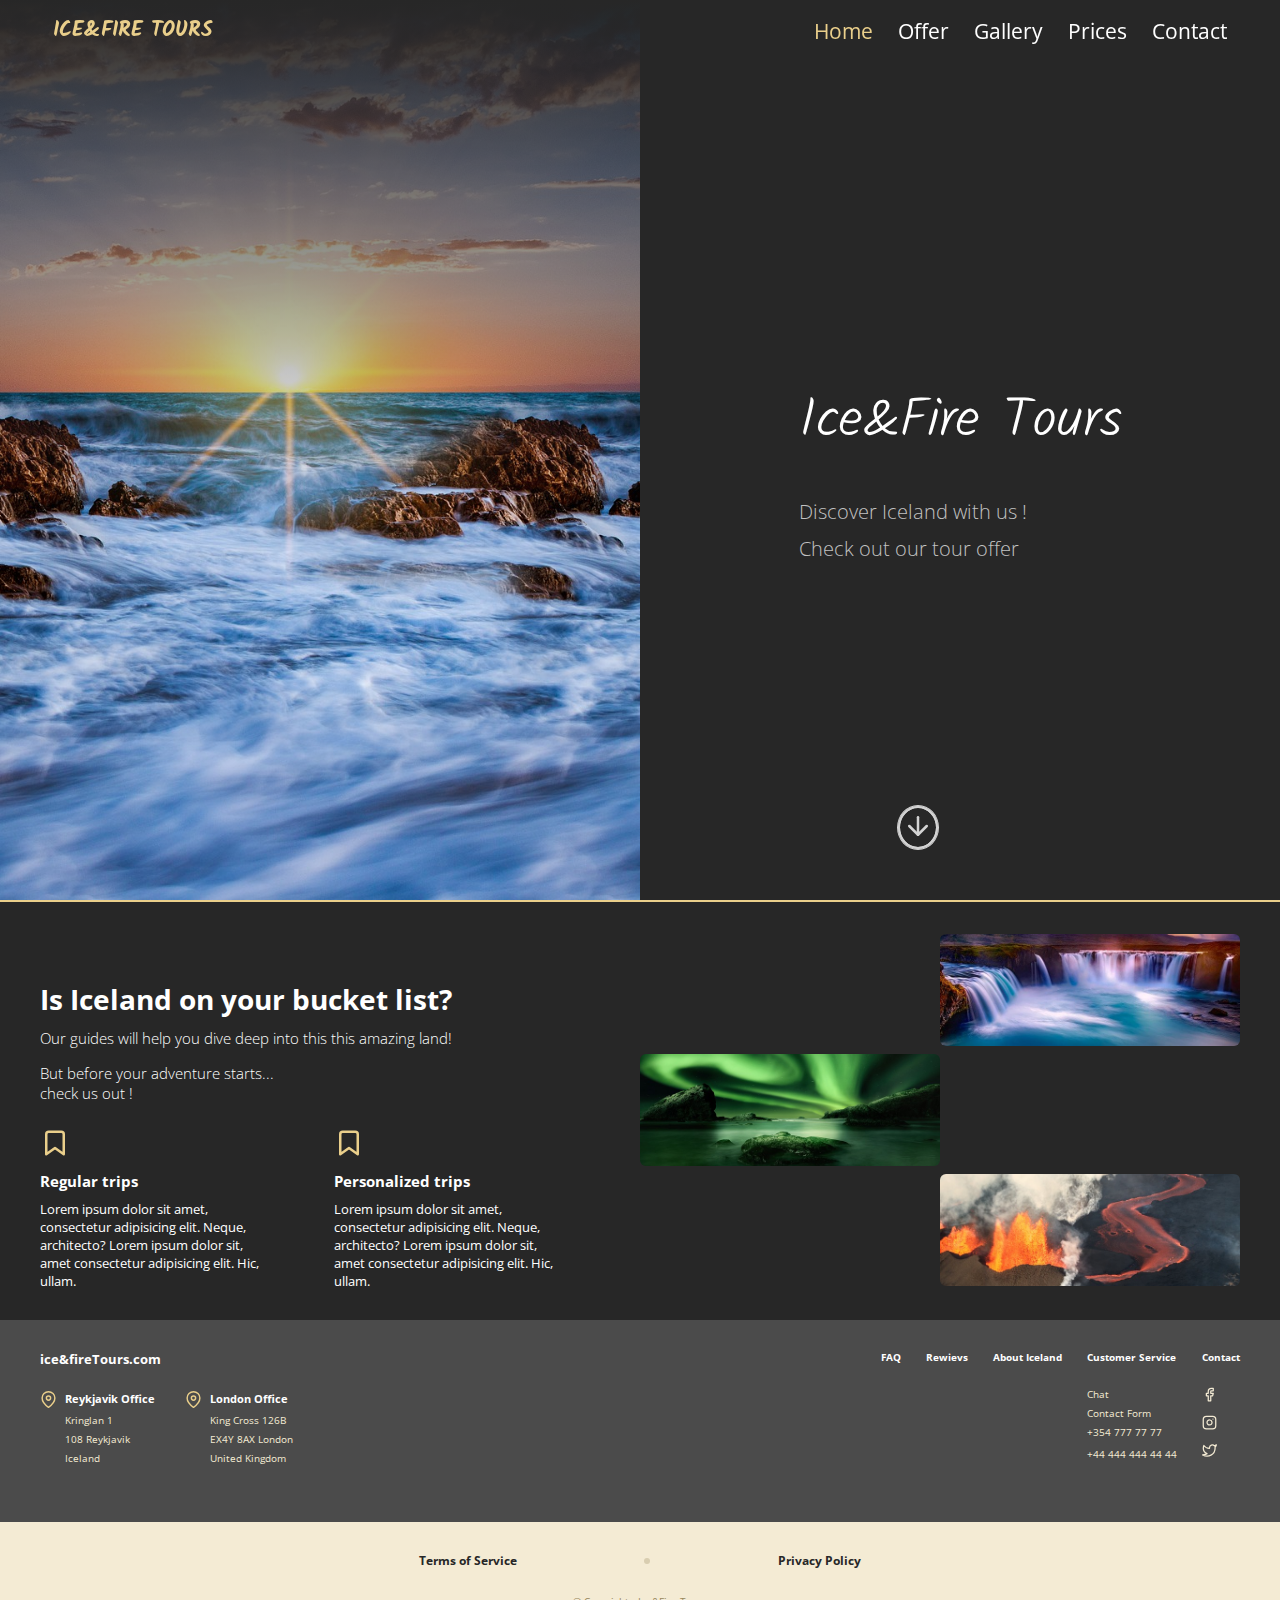
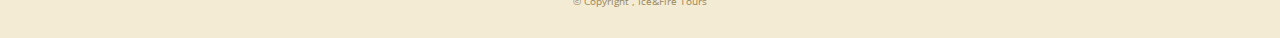
<file: index.html>
<!DOCTYPE html>
<html lang="en">
  <head>
    <meta charset="UTF-8" />
    <meta http-equiv="X-UA-Compatible" content="IE=edge" />
    <meta name="viewport" content="width=device-width, initial-scale=1.0" />
    <title>Ice&Fire Tours</title>
    <link rel="preconnect" href="https://fonts.googleapis.com" />
    <link rel="preconnect" href="https://fonts.gstatic.com" crossorigin />
    <link
      href="https://fonts.googleapis.com/css2?family=Kalam:wght@300;700&family=Open+Sans:wght@300;400;600;700&display=swap"
      rel="stylesheet"
    />
    <link rel="stylesheet" href="./css/styles.css" />
    <script src="js/helpers.js" defer></script>
    <script src="js/nav.js" defer></script>
    <script src="js/main.js" defer></script>
  </head>

  <body>
    <div class="wrapper">
      <button class="burger-btn">
        <div class="burger-btn-bar"></div>
      </button>
    </div>

    <nav class="nav nav-mobile">
      <div class="wrapper">
         <button class="exit-btn">
        <div class="exit"></div>
      </button>

      <!-- <div class="wrapper"> -->
        <ul class="nav__list">
          <div class="logo">
            <li class="nav__item nav__item-logo">
              <a href="#">Ice&Fire Tours</a>
            </li>
          </div>
          <div class="links">
            <li class="nav__item"><a href="#">Home</a></li>
            <li class="nav__item"><a href="offer.html">Offer</a></li>
            <li class="nav__item"><a href="gallery.html">Gallery</a></li>
            <li class="nav__item"><a href="prices.html">Prices</a></li>
            <li class="nav__item"><a href="contact.html">Contact</a></li>
          </div>
        </ul>
      </div>
     
    </nav>
    <header class="header">
      <div class="header__hero-img"></div>
      <div class="header__hero-text">
        <div class="wrapper">
          <h1>Ice&Fire Tours</h1>
          <p>Discover Iceland with us !</p>
          <p>Check out our tour offer</p>
          <a class="cta-arrow-large" href="#about"
            ><img src="img/icons/arrow-down (1) large.svg" alt=""
          /></a>

          <a class="cta-arrow-down" href="#about"
            ><img src="img/icons/arrow-down.svg" alt=""
          /></a>
        </div>
      </div>
    </header>

    <main>
      <section class="about" id="about">
        <div class="line"></div>
        <div class="wrapper">
          <div class="about__sections">
            <div class="about__left">
              <h2 class="about__heading">Is Iceland on your bucket list?</h2>
              <div class="about__content">
                <p>
                  Our guides will help you dive deep into this this amazing
                  land!
                </p>
                <div class="about__content--text">
                  <p>But before your adventure starts...</p>
                  <p>check us out !</p>
                </div>
              </div>

              <div class="about__cards">
                <div class="about__card card">
                  <div class="about__card--icon">
                    <img src="img/icons/bookmark.svg" alt="" />
                  </div>
                  <div class="about__card--text">
                    <h3>Regular trips</h3>
                    <p>
                      Lorem ipsum dolor sit amet, consectetur adipisicing elit.
                      Neque, architecto? Lorem ipsum dolor sit, amet consectetur
                      adipisicing elit. Hic, ullam.
                    </p>
                  </div>
                </div>
                <div class="about__card card">
                  <div class="about__card--icon">
                    <img src="img/icons/bookmark.svg" alt="" />
                  </div>

                  <div class="about__card--text">
                    <h3>Personalized trips</h3>
                    <p>
                      Lorem ipsum dolor sit amet, consectetur adipisicing elit.
                      Neque, architecto? Lorem ipsum dolor sit, amet consectetur
                      adipisicing elit. Hic, ullam.
                    </p>
                  </div>
                </div>
              </div>
            </div>

            <div class="about__right">
              <div class="about__img about__img--one card"></div>
              <div class="about__img about__img--two card"></div>
              <div class="about__img about__img--three card"></div>
            </div>
          </div>
        </div>
      </section>
    </main>
    <footer class="footer">
      
        <div class="footer__top">
          <div class="wrapper">
            <!-- <p class="footer__water-sign">Ice&Fire</p> -->
            <div class="footer__top--section">
              <div class="footer__adresses">
                <h3>ice&fireTours.com</h3>
                <div class="footer__adresses--box">
                  <div class="footer__adress">
                    <img src="img/icons/map-pin.svg" alt="" />
                    <div class="footer__adress-data">
                      <h4>Reykjavik Office</h4>
                      <p>Kringlan 1</p>
                      <p>108 Reykjavik</p>
                      <p>Iceland</p>
                    </div>
                  </div>
                  <div class="footer__adress">
                    <img src="img/icons/map-pin.svg" alt="" />
                    <div class="footer__adress-data">
                      <h4>London Office</h4>
                      <p>King Cross 126B</p>
                      <p>EX4Y 8AX London</p>
                      <p>United Kingdom</p>
                    </div>
                  </div>
                </div>
              </div>
  
              <div class="footer__nav">
                <ul>
                  <li><a href="faq.html" class="footer__link">FAQ</a></li>
                  <li><a href="reviews.html" class="footer__link">Rewievs</a></li>
                  <li><a href="about-iceland.html" class="footer__link">About Iceland</a></li>
                  <li>
                    <a href="#" class="footer__link">Customer Service</a>
                    <div class="footer__nav--box">
                      <a href="#">Chat</a>
                      <a href="contact.html#contact-form">Contact Form</a>
                      <p>+354 777 77 77</p>
                      <p>+44 444 444 44 44</p>
                    </div>
                  </li>
                  <li>
                    <a href="#" class="footer__link">Contact</a>
                    <div class="footer__nav--icons">
                      <a href=""
                        ><img src="img/icons/footer/facebook.svg" alt=""
                      /></a>
                      <a href=""
                        ><img src="img/icons/footer/instagram.svg" alt=""
                      /></a>
                      <a href=""
                        ><img src="img/icons/footer/twitter.svg" alt=""
                      /></a>
                    </div>
                  </li>
                </ul>
              </div>
            </div>
          </div>
          
        </div>

        <div class="footer__bottom">
          <div class="wrapper">
            <div class="footer__bottom--section">
            <div class="footer__bottom--box">
              <p>Terms of Service</p>
              <div class="footer__bottom--circle"></div>
              <p>Privacy Policy</p>
            </div>
            <p class="copyright">&copy; Copyright <span class="current-year"></span>, Ice&Fire Tours</p>
          </div>
          </div>
          
        </div>

    </footer>
  </body>
</html>
</file>
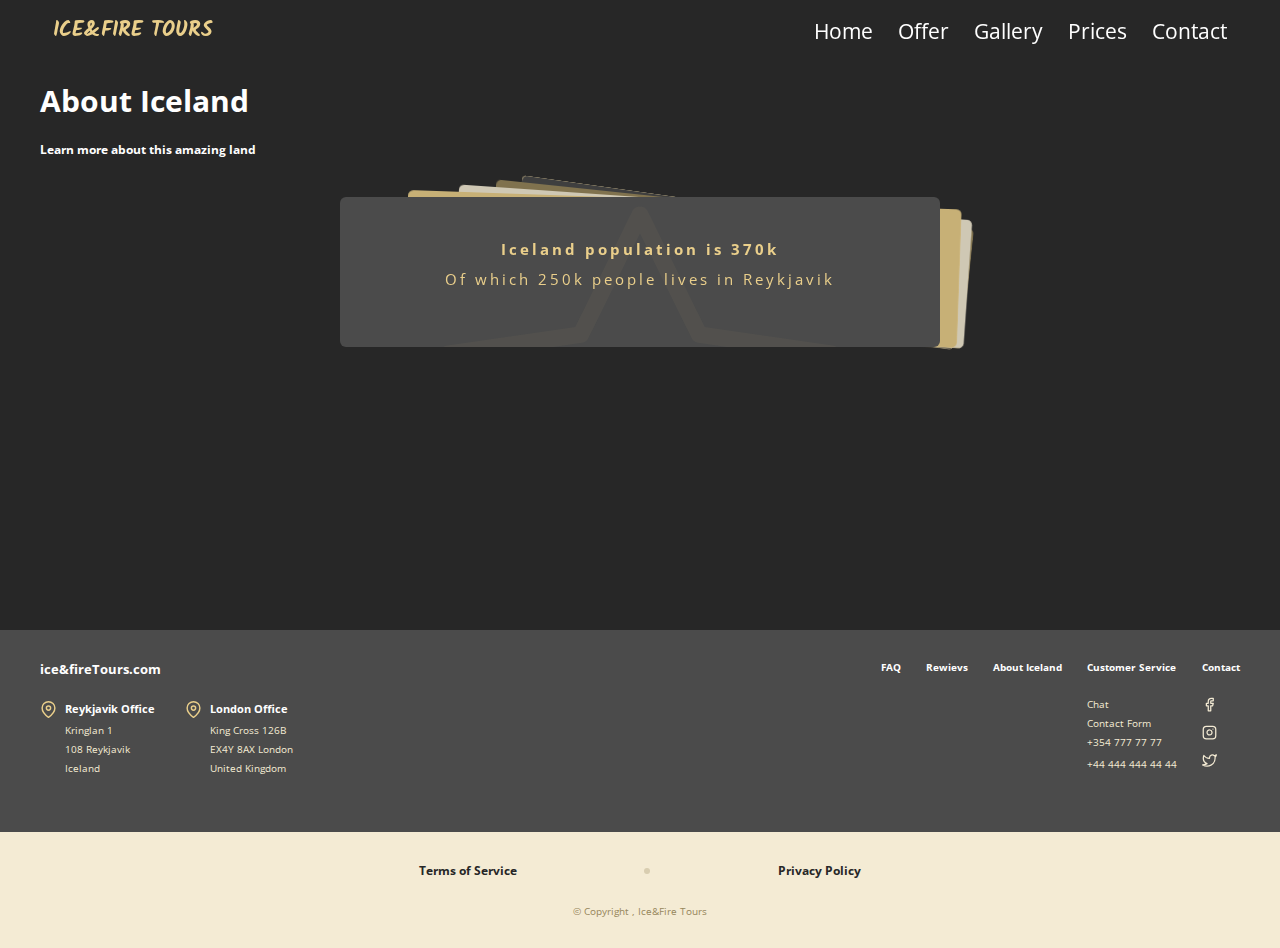
<file: about-iceland.html>
<!DOCTYPE html>
<html lang="en">
  <head>
    <meta charset="UTF-8" />
    <meta http-equiv="X-UA-Compatible" content="IE=edge" />
    <meta name="viewport" content="width=device-width, initial-scale=1.0" />
    <title>Ice&Fire Tours About Iceland</title>
    <link rel="preconnect" href="https://fonts.googleapis.com" />
    <link rel="preconnect" href="https://fonts.gstatic.com" crossorigin />
    <link
      href="https://fonts.googleapis.com/css2?family=Kalam:wght@300;700&family=Open+Sans:wght@300;400;600;700&display=swap"
      rel="stylesheet"
    />
    <link
      rel="stylesheet"
      href="https://unpkg.com/swiper/swiper-bundle.min.css"
    />
    <link rel="stylesheet" href="./css/styles.css" />
    <script src="js/helpers.js" defer></script>
    <script src="js/nav.js" defer></script>
    <script src="js/about-iceland.js" defer></script>
    <script src="js/main.js" defer></script>
  </head>

  <body>
    <div class="wrapper">
      <button class="burger-btn">
        <div class="burger-btn-bar"></div>
      </button>
    </div>

    <nav class="nav nav-mobile fixed-top">
      <div class="wrapper">
        <button class="exit-btn">
          <div class="exit"></div>
        </button>

        <ul class="nav__list">
          <div class="logo">
            <li class="nav__item nav__item-logo">
              <a href="index.html">Ice&Fire Tours</a>
            </li>
          </div>
          <div class="links">
            <li class="nav__item"><a href="index.html">Home</a></li>
            <li class="nav__item"><a href="offer.html">Offer</a></li>
            <li class="nav__item"><a href="gallery.html">Gallery</a></li>
            <li class="nav__item"><a href="prices.html">Prices</a></li>
            <li class="nav__item"><a href="contact.html">Contact</a></li>
          </div>
        </ul>
      </div>
    </nav>

    <main>
      <section class="about-iceland">
        <div class="wrapper">
          <h1>About Iceland</h1>
          <h3>Learn more about this amazing land</h3>
          <div class="swiper mySwiper">
            <div class="swiper-wrapper">
              <div class="about-iceland__card swiper-slide">
                <p class="title">Iceland population is 370k</p>
                <p class="content">Of which 250k people lives in Reykjavik</p>
                <img
                  src="img/icons/about-iceland/star-svgrepo-com.svg"
                  alt=""
                />
              </div>

              <div class="about-iceland__card swiper-slide primary">
                <p class="title">Are they all related?</p>
                <p class="content">They have an app to check it ! ;)</p>
                <img
                  src="img/icons/about-iceland/star-lighter-dark.svg"
                  alt=""
                />
              </div>

              <div class="about-iceland__card swiper-slide primary-lighter">
                <p class="title">Surname inheritance ?</p>
                <p class="content">
                  Nope! Surname is created after fathers name with son/dottir
                  (doughter) at the end.
                </p>
                <img src="img/icons/about-iceland/star-dark.svg" alt="" />
              </div>

              <div class="about-iceland__card swiper-slide primary-dark">
                <p class="title">Surname inheritance ?</p>
                <p class="content">
                  Nope! Surname is created after fathers name with son/dottir
                  (doughter) at the end.
                </p>
                <img src="img/icons/about-iceland/star-white.svg" alt="" />
              </div>
              <div class="about-iceland__card swiper-slide">
                <p class="title">Iceland population is 370k</p>
                <p class="content">Of which 250k people lives in Reykjavik</p>
                <img
                  src="img/icons/about-iceland/star-svgrepo-com.svg"
                  alt=""
                />
              </div>

              <div class="about-iceland__card swiper-slide primary">
                <p class="title">Are they all related?</p>
                <p class="content">They have an app to check it ! ;)</p>
                <img
                  src="img/icons/about-iceland/star-lighter-dark.svg"
                  alt=""
                />
              </div>

              <div class="about-iceland__card swiper-slide primary-lighter">
                <p class="title">Surname inheritance ?</p>
                <p class="content">
                  Nope! Surname is created after fathers name with son/dottir
                  (doughter) at the end.
                </p>
                <img src="img/icons/about-iceland/star-dark.svg" alt="" />
              </div>

              <div class="about-iceland__card swiper-slide primary-dark">
                <p class="title">Surname inheritance ?</p>
                <p class="content">
                  Nope! Surname is created after fathers name with son/dottir
                  (doughter) at the end.
                </p>
                <img src="img/icons/about-iceland/star-white.svg" alt="" />
              </div>
            </div>
          </div>
        </div>
      </section>
    </main>

    <footer class="footer">
      <div class="footer__top">
        <div class="wrapper">
          <div class="footer__top--section">
            <div class="footer__adresses">
              <h3>ice&fireTours.com</h3>
              <div class="footer__adresses--box">
                <div class="footer__adress">
                  <img src="img/icons/map-pin.svg" alt="" />
                  <div class="footer__adress-data">
                    <h4>Reykjavik Office</h4>
                    <p>Kringlan 1</p>
                    <p>108 Reykjavik</p>
                    <p>Iceland</p>
                  </div>
                </div>
                <div class="footer__adress">
                  <img src="img/icons/map-pin.svg" alt="" />
                  <div class="footer__adress-data">
                    <h4>London Office</h4>
                    <p>King Cross 126B</p>
                    <p>EX4Y 8AX London</p>
                    <p>United Kingdom</p>
                  </div>
                </div>
              </div>
            </div>

            <div class="footer__nav">
              <ul>
                <li><a href="faq.html" class="footer__link">FAQ</a></li>
                <li><a href="reviews.html" class="footer__link">Rewievs</a></li>
                <li><a href="#" class="footer__link">About Iceland</a></li>
                <li>
                  <a href="#">Customer Service</a>
                  <div class="footer__nav--box">
                    <a href="#">Chat</a>
                    <a href="contact.html#contact-form">Contact Form</a>
                    <p>+354 777 77 77</p>
                    <p>+44 444 444 44 44</p>
                  </div>
                </li>
                <li>
                  <a href="#" class="footer__link">Contact</a>
                  <div class="footer__nav--icons">
                    <a href=""
                      ><img src="img/icons/footer/facebook.svg" alt=""
                    /></a>
                    <a href=""
                      ><img src="img/icons/footer/instagram.svg" alt=""
                    /></a>
                    <a href=""
                      ><img src="img/icons/footer/twitter.svg" alt=""
                    /></a>
                  </div>
                </li>
              </ul>
            </div>
          </div>
        </div>
      </div>

      <div class="footer__bottom">
        <div class="wrapper">
          <div class="footer__bottom--section">
            <div class="footer__bottom--box">
              <p>Terms of Service</p>
              <div class="footer__bottom--circle"></div>
              <p>Privacy Policy</p>
            </div>
            <p class="copyright">
              &copy; Copyright <span class="current-year"></span>, Ice&Fire
              Tours
            </p>
          </div>
        </div>
      </div>
    </footer>

    <script src="https://unpkg.com/swiper/swiper-bundle.min.js"></script>
  </body>
</html>
</file>
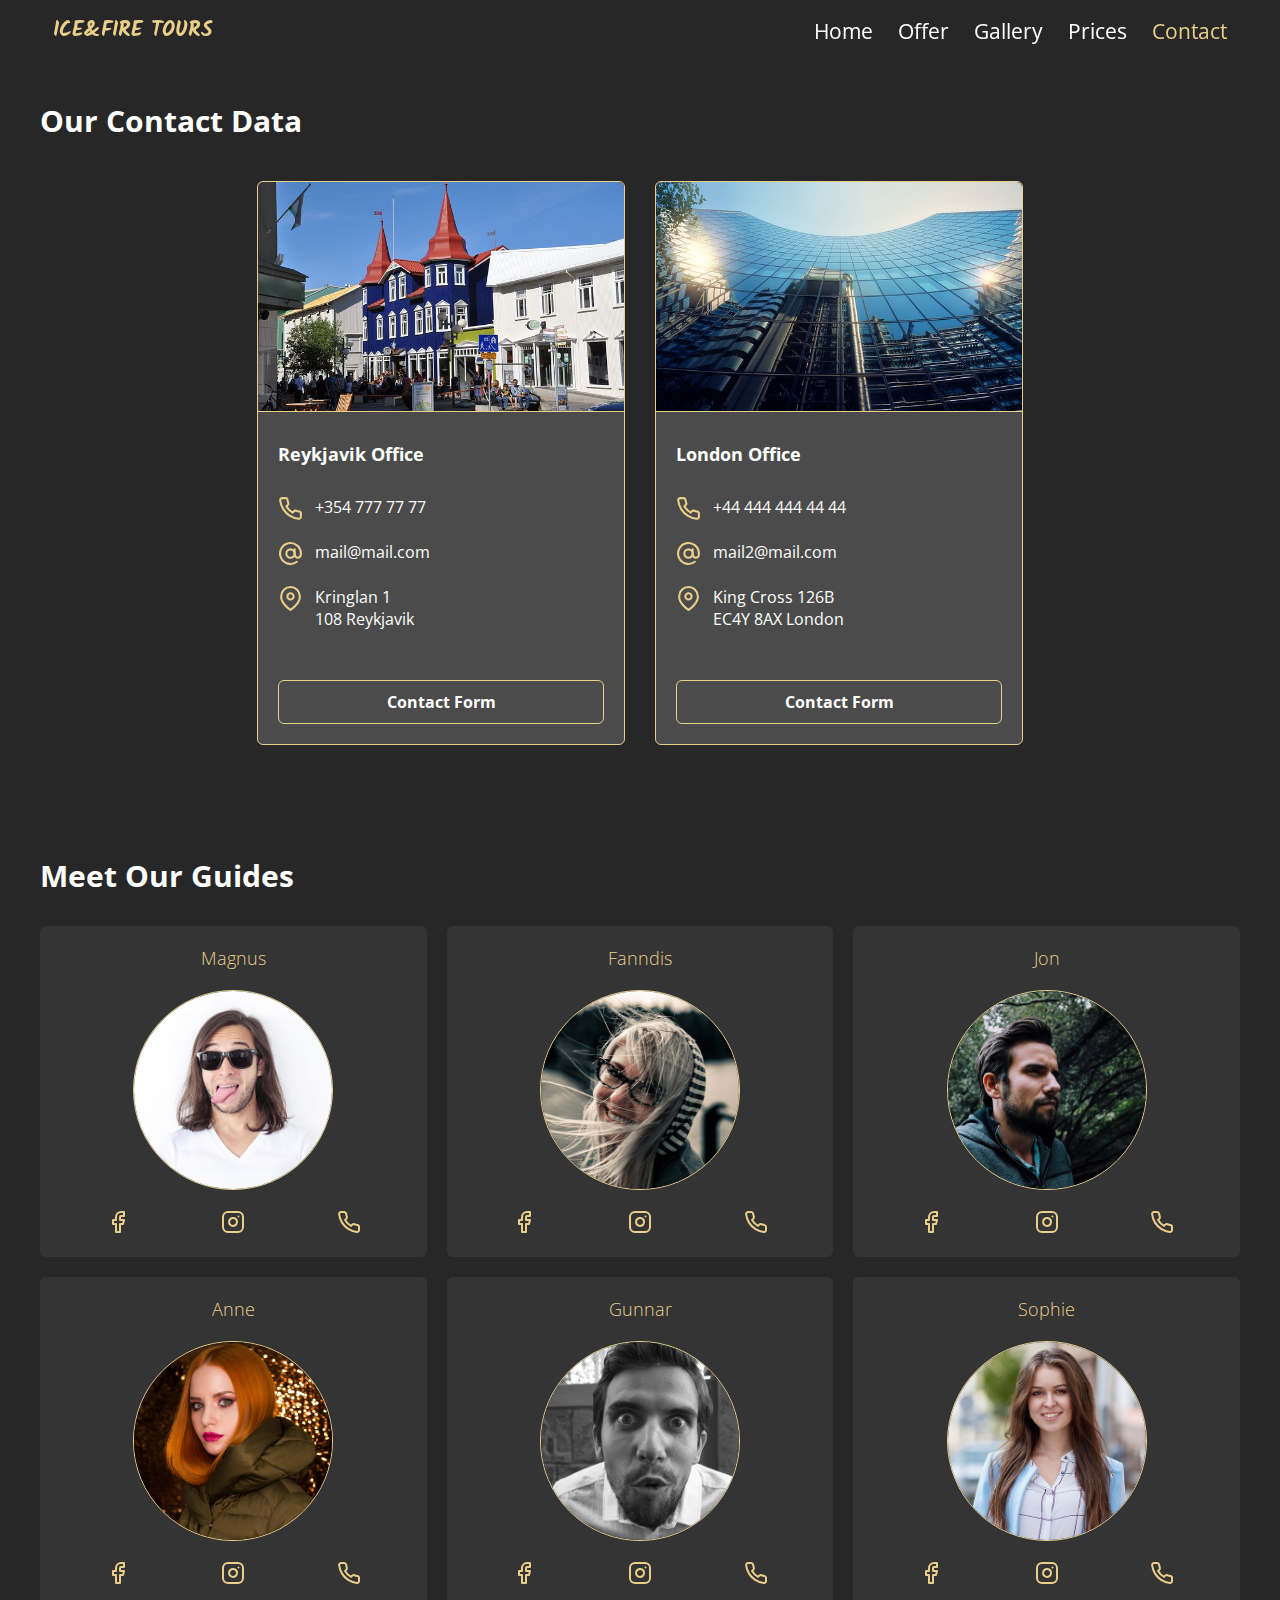
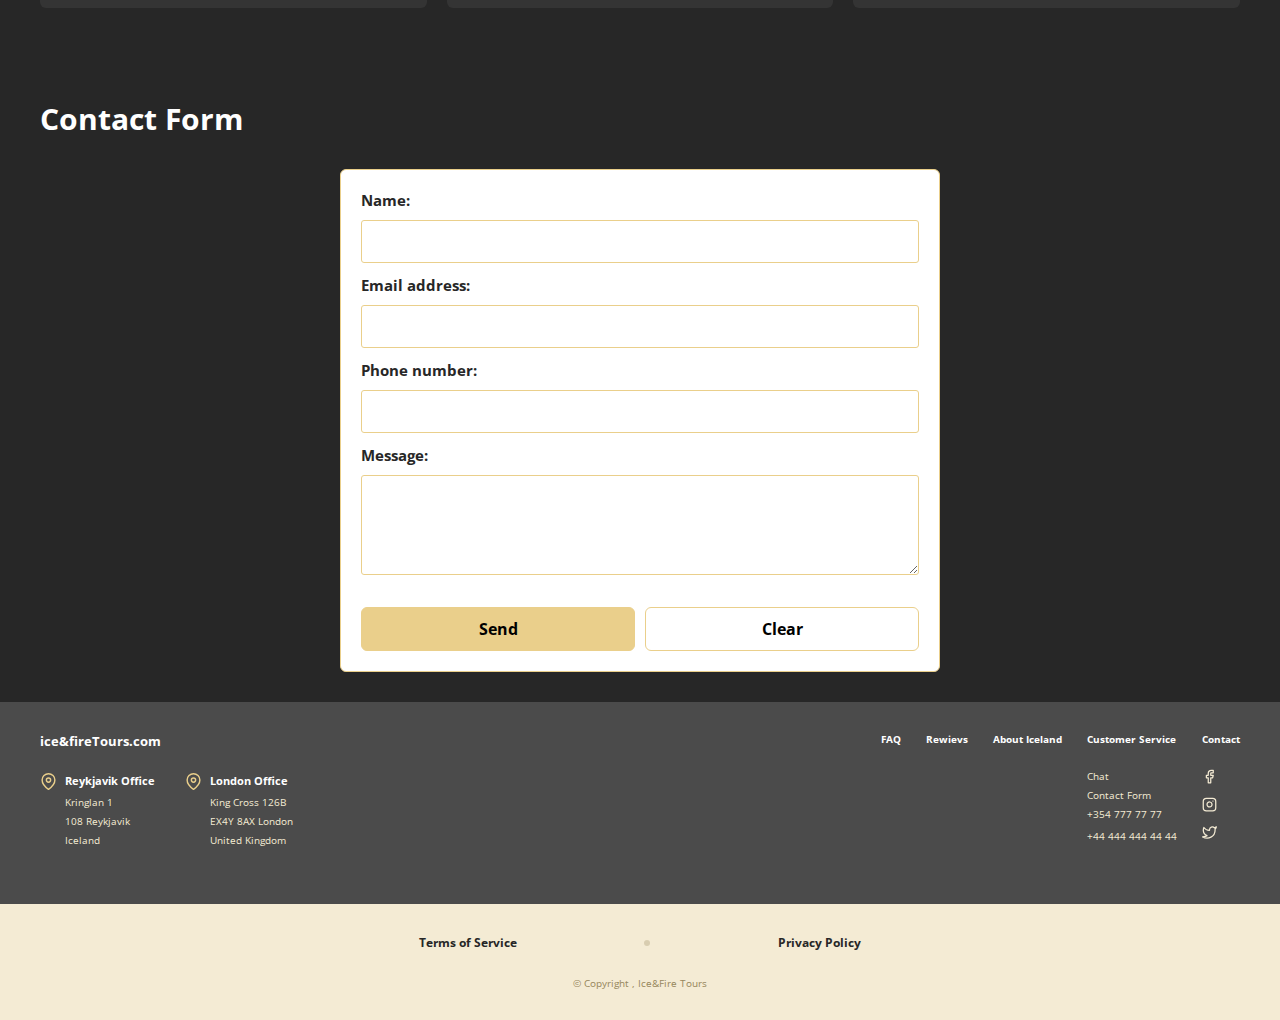
<file: contact.html>
<!DOCTYPE html>
<html lang="en">
  <head>
    <meta charset="UTF-8" />
    <meta http-equiv="X-UA-Compatible" content="IE=edge" />
    <meta name="viewport" content="width=device-width, initial-scale=1.0" />
    <title>Ice&Fire Tours Contact</title>
    <link rel="preconnect" href="https://fonts.googleapis.com" />
    <link rel="preconnect" href="https://fonts.gstatic.com" crossorigin />
    <link
      href="https://fonts.googleapis.com/css2?family=Kalam:wght@300;700&family=Open+Sans:wght@300;400;600;700&display=swap"
      rel="stylesheet"
    />
    <link rel="stylesheet" href="./css/styles.css" />
    <script src="js/helpers.js" defer></script>
    <script src="js/nav.js" defer></script>
    <script src="js/contact-form.js" defer></script>
    <script src="js/main.js" defer></script>
  </head>

  <body>
    <div class="wrapper">
      <button class="burger-btn">
        <div class="burger-btn-bar"></div>
      </button>
    </div>

    <nav class="nav nav-mobile fixed-top">
      <div class="wrapper">
        <button class="exit-btn">
          <div class="exit"></div>
        </button>

        <ul class="nav__list">
          <div class="logo">
            <li class="nav__item nav__item-logo">
              <a href="index.html">Ice&Fire Tours</a>
            </li>
          </div>
          <div class="links">
            <li class="nav__item"><a href="index.html">Home</a></li>
            <li class="nav__item"><a href="offer.html">Offer</a></li>
            <li class="nav__item"><a href="gallery.html">Gallery</a></li>
            <li class="nav__item"><a href="prices.html">Prices</a></li>
            <li class="nav__item active"><a href="#">Contact</a></li>
          </div>
        </ul>
      </div>
    </nav>

    <main>
      <section class="contact">
        <div class="wrapper">
          <h1>Our Contact Data</h1>
          <div class="contact__contact-data">
            <div class="contact__contact-data--cards">
              <div class="contact__contact-data--card">
                <div class="office-img">
                  <img
                    src="img/new/contact-rkv.jpg"
                    alt="Building in Reykjavik"
                  />
                </div>
                <h3>Reykjavik Office</h3>
                <div class="contact__contact-data--icon">
                  <img src="img/icons/phone.svg" alt="" />
                  <p>+354 777 77 77</p>
                </div>
                <div class="contact__contact-data--icon">
                  <img src="img/icons/at-sign.svg" alt="" />
                  <p>mail@mail.com</p>
                </div>
                <div class="contact__contact-data--icon">
                  <img src="img/icons/map-pin.svg" alt="" />
                  <div class="contact-text">
                    <p>Kringlan 1</p>
                    <p>108 Reykjavik</p>
                  </div>
                </div>

                <div class="contact__contact-data--btn">
                  <a href="#contact-form" class="btn">Contact Form</a>
                </div>
              </div>

              <div class="contact__contact-data--card">
                <div class="office-img">
                  <img
                    src="img/new/contact-london.jpg"
                    alt="Building in Reykjavik"
                  />
                </div>
                <h3>London Office</h3>
                <div class="contact__contact-data--icon">
                  <img src="img/icons/phone.svg" alt="" />
                  <p>+44 444 444 44 44</p>
                </div>
                <div class="contact__contact-data--icon">
                  <img src="img/icons/at-sign.svg" alt="" />
                  <p>mail2@mail.com</p>
                </div>
                <div class="contact__contact-data--icon">
                  <img src="img/icons/map-pin.svg" alt="" />
                  <div class="contact-text">
                    <p>King Cross 126B</p>
                    <p>EC4Y 8AX London</p>
                  </div>
                </div>

                <div class="contact__contact-data--btn">
                  <a href="#contact-form" class="btn">Contact Form</a>
                </div>
              </div>
            </div>
          </div>

          <h2>Meet Our Guides</h2>
          <div class="contact__guides">
            <div class="contact__guides-cards">
              <div class="contact__guides-card">
                <h3>Magnus</h3>
                <div class="contact__guides-img">
                  <img src="img/guides/magnus.jpg" alt="" />
                </div>
                <div class="contact__guides-icons">
                  <a href="#">
                    <img src="img/icons/facebook.svg" alt="" />
                  </a>
                  <a href="#">
                    <img src="img/icons/instagram.svg" alt="" />
                  </a>
                  <a href="#">
                    <img src="img/icons/phone.svg" alt="" />
                  </a>
                </div>
              </div>
              <div class="contact__guides-card">
                <h3>Fanndis</h3>
                <div class="contact__guides-img">
                  <img src="img/guides/fanndis.jpg" alt="" />
                </div>
                <div class="contact__guides-icons">
                  <a href="#">
                    <img src="img/icons/facebook.svg" alt="" />
                  </a>
                  <a href="#">
                    <img src="img/icons/instagram.svg" alt="" />
                  </a>
                  <a href="#">
                    <img src="img/icons/phone.svg" alt="" />
                  </a>
                </div>
              </div>
              <div class="contact__guides-card">
                <h3>Jon</h3>
                <div class="contact__guides-img">
                  <img src="img/guides/jon.jpg" alt="" />
                </div>
                <div class="contact__guides-icons">
                  <a href="#">
                    <img src="img/icons/facebook.svg" alt="" />
                  </a>
                  <a href="#">
                    <img src="img/icons/instagram.svg" alt="" />
                  </a>
                  <a href="#">
                    <img src="img/icons/phone.svg" alt="" />
                  </a>
                </div>
              </div>
            </div>

            <div class="contact__guides-cards">
              <div class="contact__guides-card">
                <h3>Anne</h3>
                <div class="contact__guides-img">
                  <img src="img/guides/anne.jpg" alt="" />
                </div>
                <div class="contact__guides-icons">
                  <a href="#">
                    <img src="img/icons/facebook.svg" alt="" />
                  </a>
                  <a href="#">
                    <img src="img/icons/instagram.svg" alt="" />
                  </a>
                  <a href="#">
                    <img src="img/icons/phone.svg" alt="" />
                  </a>
                </div>
              </div>
              <div class="contact__guides-card">
                <h3>Gunnar</h3>
                <div class="contact__guides-img">
                  <img src="img/guides/gunnar.jpg" alt="" />
                </div>
                <div class="contact__guides-icons">
                  <a href="#">
                    <img src="img/icons/facebook.svg" alt="" />
                  </a>
                  <a href="#">
                    <img src="img/icons/instagram.svg" alt="" />
                  </a>
                  <a href="#">
                    <img src="img/icons/phone.svg" alt="" />
                  </a>
                </div>
              </div>
              <div class="contact__guides-card">
                <h3>Sophie</h3>
                <div class="contact__guides-img">
                  <img src="img/guides/sophie.jpg" alt="" />
                </div>
                <div class="contact__guides-icons">
                  <a href="#">
                    <img src="img/icons/facebook.svg" alt="" />
                  </a>
                  <a href="#">
                    <img src="img/icons/instagram.svg" alt="" />
                  </a>
                  <a href="#">
                    <img src="img/icons/phone.svg" alt="" />
                  </a>
                </div>
              </div>
            </div>
          </div>

          <h2>Contact Form</h2>
          <div class="contact__form" id="contact-form">
            <form action="">
              <section class="sent">
                <div class="wrapper">
                  <div class="sent__card">
                    <p>Your request was successfully sent !</p>
                    <p>We will response as soon as possible</p>

                    <button class="btn sent-ok">OK</button>
                  </div>
                </div>
              </section>
              <label for="name">Name:</label>
              <input type="text" id="name" name="name" required />
              <p class="error-msg"></p>
              <label for="email">Email address:</label>
              <input type="email" id="email" name="email" required />
              <p class="error-msg"></p>
              <label for="number">Phone number:</label>
              <input type="number" id="number" name="number" required />
              <p class="error-msg"></p>
              <label for="msg">Message:</label>
              <textarea
                name="msg"
                id="msg"
                cols="30"
                rows="10"
                required
              ></textarea>
              <p class="error-msg"></p>

              <div class="btns">
                <button class="btn primary-btn btn-send">Send</button>
                <button class="btn reset" type="reset">Clear</button>
              </div>
            </form>
          </div>
        </div>
      </section>
    </main>
    <footer class="footer">
      <div class="footer__top">
        <div class="wrapper">
          <div class="footer__top--section">
            <div class="footer__adresses">
              <h3>ice&fireTours.com</h3>
              <div class="footer__adresses--box">
                <div class="footer__adress">
                  <img src="img/icons/map-pin.svg" alt="" />
                  <div class="footer__adress-data">
                    <h4>Reykjavik Office</h4>
                    <p>Kringlan 1</p>
                    <p>108 Reykjavik</p>
                    <p>Iceland</p>
                  </div>
                </div>
                <div class="footer__adress">
                  <img src="img/icons/map-pin.svg" alt="" />
                  <div class="footer__adress-data">
                    <h4>London Office</h4>
                    <p>King Cross 126B</p>
                    <p>EX4Y 8AX London</p>
                    <p>United Kingdom</p>
                  </div>
                </div>
              </div>
            </div>

            <div class="footer__nav">
              <ul>
                <li><a href="faq.html" class="footer__link">FAQ</a></li>
                <li><a href="reviews.html" class="footer__link">Rewievs</a></li>
                <li>
                  <a href="about-iceland.html" class="footer__link"
                    >About Iceland</a
                  >
                </li>
                <li>
                  <a href="#" class="footer__link">Customer Service</a>
                  <div class="footer__nav--box">
                    <a href="#">Chat</a>
                    <a href="contact.html#contact-form">Contact Form</a>
                    <p>+354 777 77 77</p>
                    <p>+44 444 444 44 44</p>
                  </div>
                </li>
                <li>
                  <a href="#" class="footer__link">Contact</a>
                  <div class="footer__nav--icons">
                    <a href=""
                      ><img src="img/icons/footer/facebook.svg" alt=""
                    /></a>
                    <a href=""
                      ><img src="img/icons/footer/instagram.svg" alt=""
                    /></a>
                    <a href=""
                      ><img src="img/icons/footer/twitter.svg" alt=""
                    /></a>
                  </div>
                </li>
              </ul>
            </div>
          </div>
        </div>
      </div>

      <div class="footer__bottom">
        <div class="wrapper">
          <div class="footer__bottom--section">
            <div class="footer__bottom--box">
              <p>Terms of Service</p>
              <div class="footer__bottom--circle"></div>
              <p>Privacy Policy</p>
            </div>
            <p class="copyright">
              &copy; Copyright <span class="current-year"></span>, Ice&Fire
              Tours
            </p>
          </div>
        </div>
      </div>
    </footer>
  </body>
</html>
</file>
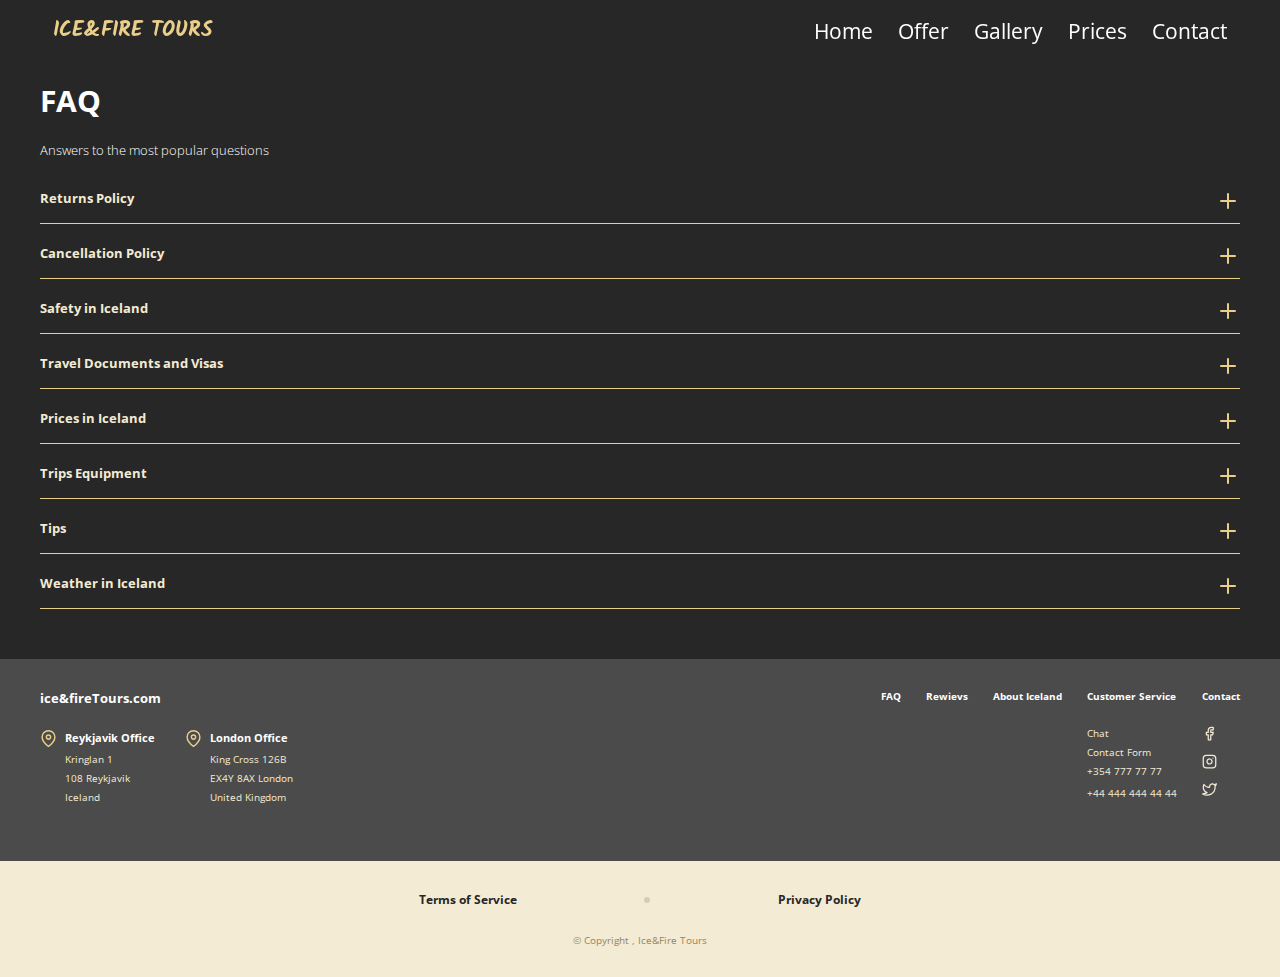
<file: faq.html>
<!DOCTYPE html>
<html lang="en">
  <head>
    <meta charset="UTF-8" />
    <meta http-equiv="X-UA-Compatible" content="IE=edge" />
    <meta name="viewport" content="width=device-width, initial-scale=1.0" />
    <title>Ice&Fire Tours FAQ</title>
    <link rel="preconnect" href="https://fonts.googleapis.com" />
    <link rel="preconnect" href="https://fonts.gstatic.com" crossorigin />
    <link
      href="https://fonts.googleapis.com/css2?family=Kalam:wght@300;700&family=Open+Sans:wght@300;400;600;700&display=swap"
      rel="stylesheet"
    />
    <link rel="stylesheet" href="./css/styles.css" />
    <script src="js/helpers.js" defer></script>
    <script src="js/nav.js" defer></script>
    <script src="js/faq.js" defer></script>
    <script src="js/main.js" defer></script>
  </head>

  <body>
    <div class="wrapper">
      <button class="burger-btn">
        <div class="burger-btn-bar"></div>
      </button>
    </div>

    <nav class="nav nav-mobile fixed-top">
      <div class="wrapper">
        <button class="exit-btn">
          <div class="exit"></div>
        </button>

        <ul class="nav__list">
          <div class="logo">
            <li class="nav__item nav__item-logo">
              <a href="index.html">Ice&Fire Tours</a>
            </li>
          </div>
          <div class="links">
            <li class="nav__item"><a href="index.html">Home</a></li>
            <li class="nav__item"><a href="offer.html">Offer</a></li>
            <li class="nav__item"><a href="gallery.html">Gallery</a></li>
            <li class="nav__item"><a href="prices.html">Prices</a></li>
            <li class="nav__item"><a href="contact.html">Contact</a></li>
          </div>
        </ul>
      </div>
    </nav>

    <main>
      <section class="faq">
        <div class="wrapper">
          <h1>FAQ</h1>
          <h3>Answers to the most popular questions</h3>
          <div class="faq__box">
            <div class="faq__box--top">
              <h4>Returns Policy</h4>
              <img src="img/icons/plus.svg" alt="" />
            </div>
            <div class="faq__box--bottom">
              <p>
                Lorem, ipsum dolor sit amet consectetur adipisicing elit. Unde
                laboriosam perspiciatis debitis dignissimos, odio architecto!
              </p>
              <p>
                Lorem, ipsum dolor sit amet consectetur adipisicing elit.
                Quisquam, veniam.
              </p>
              <p>Lorem ipsum dolor sit amet.</p>
            </div>
          </div>

          <div class="faq__box">
            <div class="faq__box--top">
              <h4>Cancellation Policy</h4>
              <img src="img/icons/plus.svg" alt="" />
            </div>
            <div class="faq__box--bottom">
              <p>
                Lorem, ipsum dolor sit amet consectetur adipisicing elit. Unde
                laboriosam perspiciatis debitis dignissimos, odio architecto!
              </p>
              <p>
                Lorem, ipsum dolor sit amet consectetur adipisicing elit.
                Quisquam, veniam.
              </p>
              <p>Lorem ipsum dolor sit amet.</p>
            </div>
          </div>

          <div class="faq__box">
            <div class="faq__box--top">
              <h4>Safety in Iceland</h4>
              <img src="img/icons/plus.svg" alt="" />
            </div>
            <div class="faq__box--bottom">
              <p>
                Lorem, ipsum dolor sit amet consectetur adipisicing elit. Unde
                laboriosam perspiciatis debitis dignissimos, odio architecto!
              </p>
              <p>
                Lorem, ipsum dolor sit amet consectetur adipisicing elit.
                Quisquam, veniam.
              </p>
              <p>Lorem ipsum dolor sit amet.</p>
            </div>
          </div>

          <div class="faq__box">
            <div class="faq__box--top">
              <h4>Travel Documents and Visas</h4>
              <img src="img/icons/plus.svg" alt="" />
            </div>
            <div class="faq__box--bottom">
              <p>
                Lorem, ipsum dolor sit amet consectetur adipisicing elit. Unde
                laboriosam perspiciatis debitis dignissimos, odio architecto!
              </p>
              <p>
                Lorem, ipsum dolor sit amet consectetur adipisicing elit.
                Quisquam, veniam.
              </p>
              <p>Lorem ipsum dolor sit amet.</p>
            </div>
          </div>

          <div class="faq__box">
            <div class="faq__box--top">
              <h4>Prices in Iceland</h4>
              <img src="img/icons/plus.svg" alt="" />
            </div>
            <div class="faq__box--bottom">
              <p>
                Lorem, ipsum dolor sit amet consectetur adipisicing elit. Unde
                laboriosam perspiciatis debitis dignissimos, odio architecto!
              </p>
              <p>
                Lorem, ipsum dolor sit amet consectetur adipisicing elit.
                Quisquam, veniam.
              </p>
              <p>Lorem ipsum dolor sit amet.</p>
            </div>
          </div>

          <div class="faq__box">
            <div class="faq__box--top">
              <h4>Trips Equipment</h4>
              <img src="img/icons/plus.svg" alt="" />
            </div>
            <div class="faq__box--bottom">
              <p>
                Lorem, ipsum dolor sit amet consectetur adipisicing elit. Unde
                laboriosam perspiciatis debitis dignissimos, odio architecto!
              </p>
              <p>
                Lorem, ipsum dolor sit amet consectetur adipisicing elit.
                Quisquam, veniam.
              </p>
              <p>Lorem ipsum dolor sit amet.</p>
            </div>
          </div>

          <div class="faq__box">
            <div class="faq__box--top">
              <h4>Tips</h4>
              <img src="img/icons/plus.svg" alt="" />
            </div>
            <div class="faq__box--bottom">
              <p>
                Lorem, ipsum dolor sit amet consectetur adipisicing elit. Unde
                laboriosam perspiciatis debitis dignissimos, odio architecto!
              </p>
              <p>
                Lorem, ipsum dolor sit amet consectetur adipisicing elit.
                Quisquam, veniam.
              </p>
              <p>Lorem ipsum dolor sit amet.</p>
            </div>
          </div>

          <div class="faq__box">
            <div class="faq__box--top">
              <h4>Weather in Iceland</h4>
              <img src="img/icons/plus.svg" alt="" />
            </div>
            <div class="faq__box--bottom">
              <p>
                Lorem, ipsum dolor sit amet consectetur adipisicing elit. Unde
                laboriosam perspiciatis debitis dignissimos, odio architecto!
              </p>
              <p>
                Lorem, ipsum dolor sit amet consectetur adipisicing elit.
                Quisquam, veniam.
              </p>
              <p>Lorem ipsum dolor sit amet.</p>
            </div>
          </div>
        </div>
      </section>
    </main>

    <footer class="footer">
      <div class="footer__top">
        <div class="wrapper">
          <div class="footer__top--section">
            <div class="footer__adresses">
              <h3>ice&fireTours.com</h3>
              <div class="footer__adresses--box">
                <div class="footer__adress">
                  <img src="img/icons/map-pin.svg" alt="" />
                  <div class="footer__adress-data">
                    <h4>Reykjavik Office</h4>
                    <p>Kringlan 1</p>
                    <p>108 Reykjavik</p>
                    <p>Iceland</p>
                  </div>
                </div>
                <div class="footer__adress">
                  <img src="img/icons/map-pin.svg" alt="" />
                  <div class="footer__adress-data">
                    <h4>London Office</h4>
                    <p>King Cross 126B</p>
                    <p>EX4Y 8AX London</p>
                    <p>United Kingdom</p>
                  </div>
                </div>
              </div>
            </div>

            <div class="footer__nav">
              <ul>
                <li><a href="#" class="footer__link">FAQ</a></li>
                <li><a href="reviews.html" class="footer__link">Rewievs</a></li>
                <li>
                  <a href="about-iceland.html" class="footer__link"
                    >About Iceland</a
                  >
                </li>
                <li>
                  <a href="#">Customer Service</a>
                  <div class="footer__nav--box">
                    <a href="#">Chat</a>
                    <a href="contact.html#contact-form">Contact Form</a>
                    <p>+354 777 77 77</p>
                    <p>+44 444 444 44 44</p>
                  </div>
                </li>
                <li>
                  <a href="#" class="footer__link">Contact</a>
                  <div class="footer__nav--icons">
                    <a href=""
                      ><img src="img/icons/footer/facebook.svg" alt=""
                    /></a>
                    <a href=""
                      ><img src="img/icons/footer/instagram.svg" alt=""
                    /></a>
                    <a href=""
                      ><img src="img/icons/footer/twitter.svg" alt=""
                    /></a>
                  </div>
                </li>
              </ul>
            </div>
          </div>
        </div>
      </div>

      <div class="footer__bottom">
        <div class="wrapper">
          <div class="footer__bottom--section">
            <div class="footer__bottom--box">
              <p>Terms of Service</p>
              <div class="footer__bottom--circle"></div>
              <p>Privacy Policy</p>
            </div>
            <p class="copyright">
              &copy; Copyright <span class="current-year"></span>, Ice&Fire
              Tours
            </p>
          </div>
        </div>
      </div>
    </footer>
  </body>
</html>
</file>
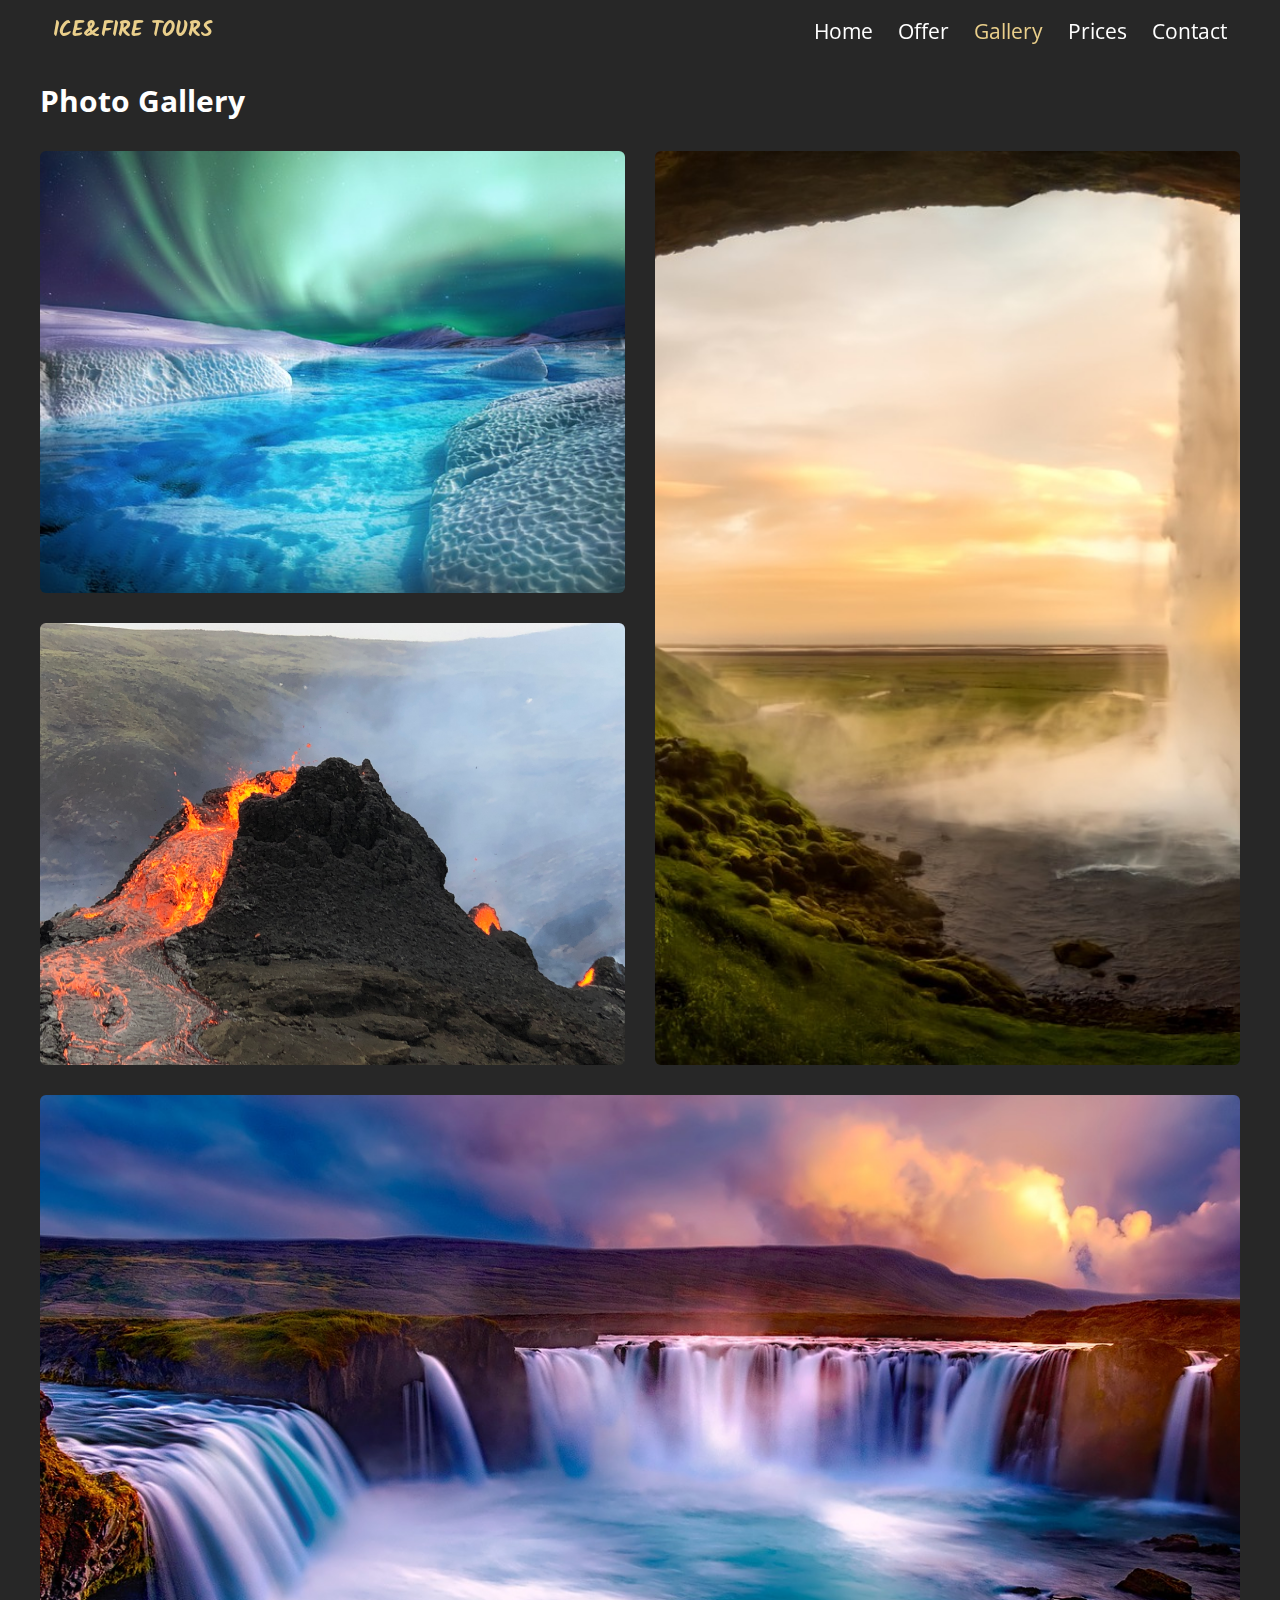
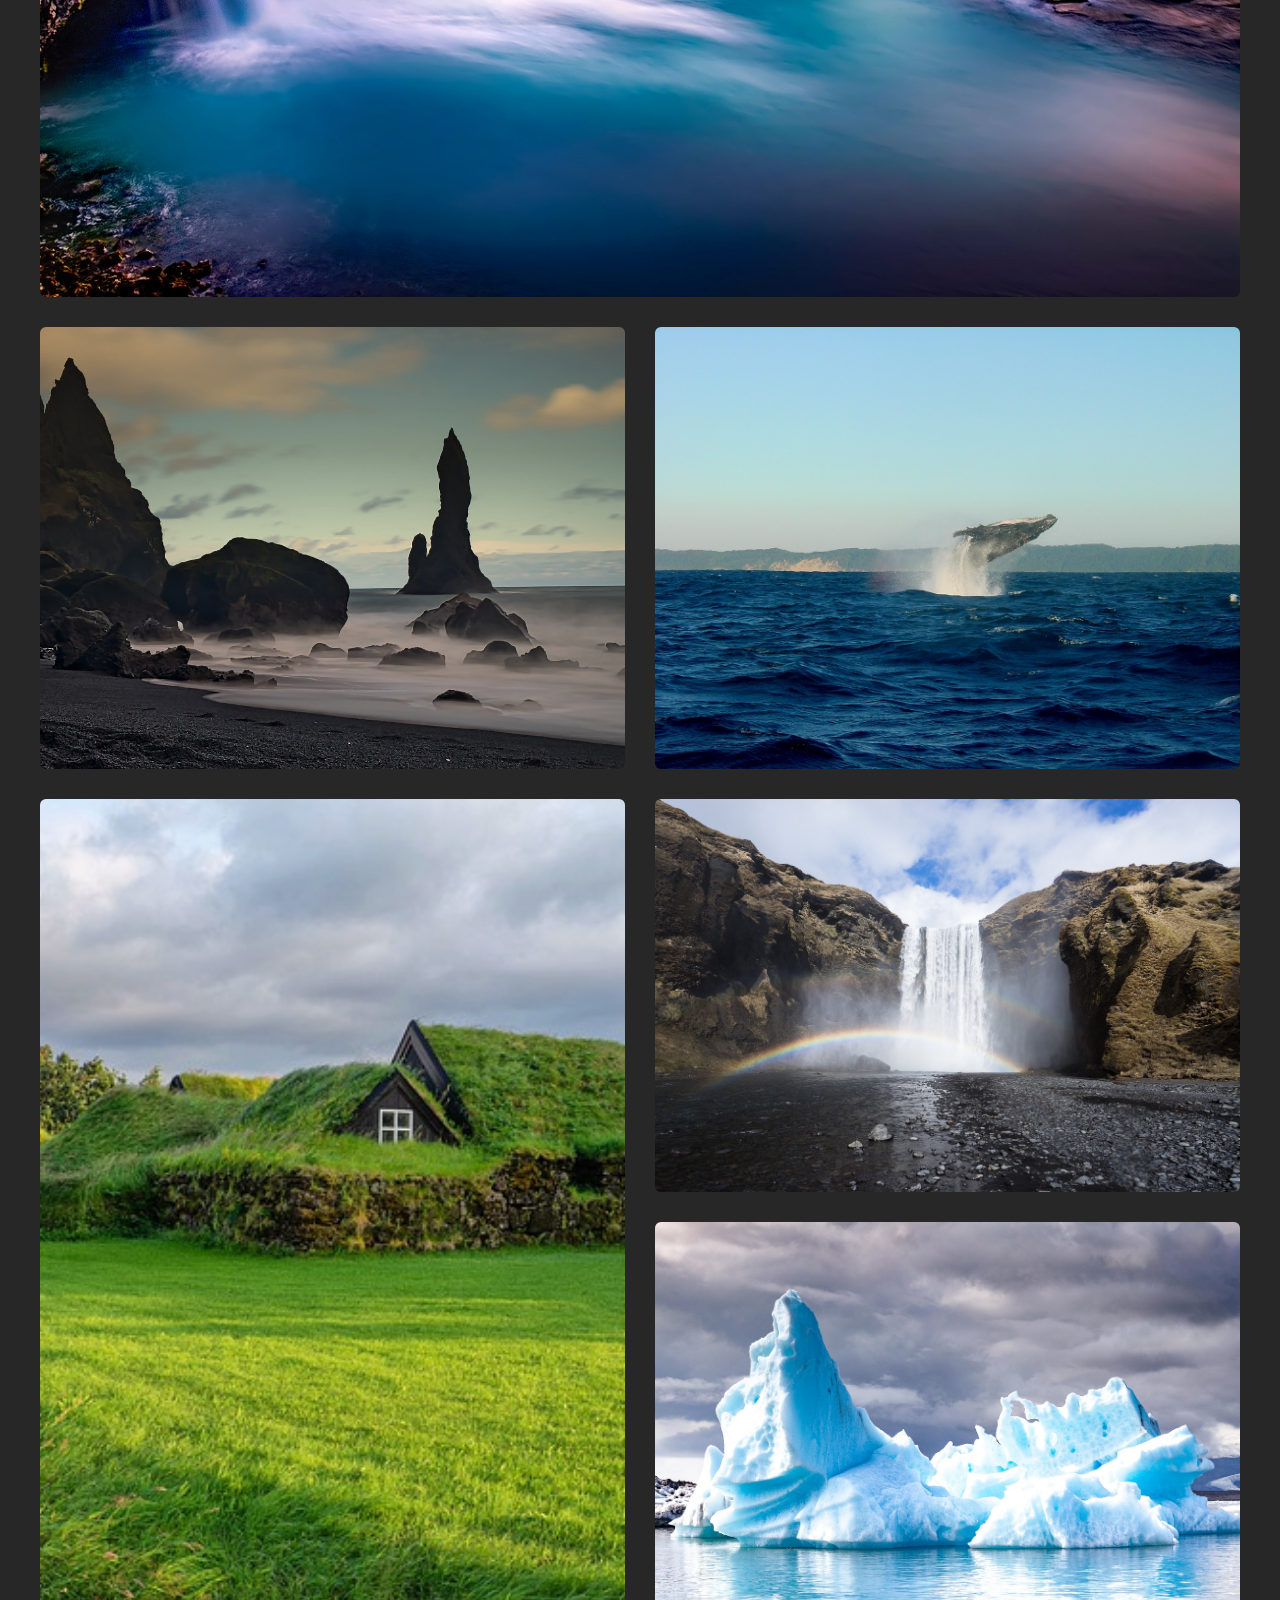
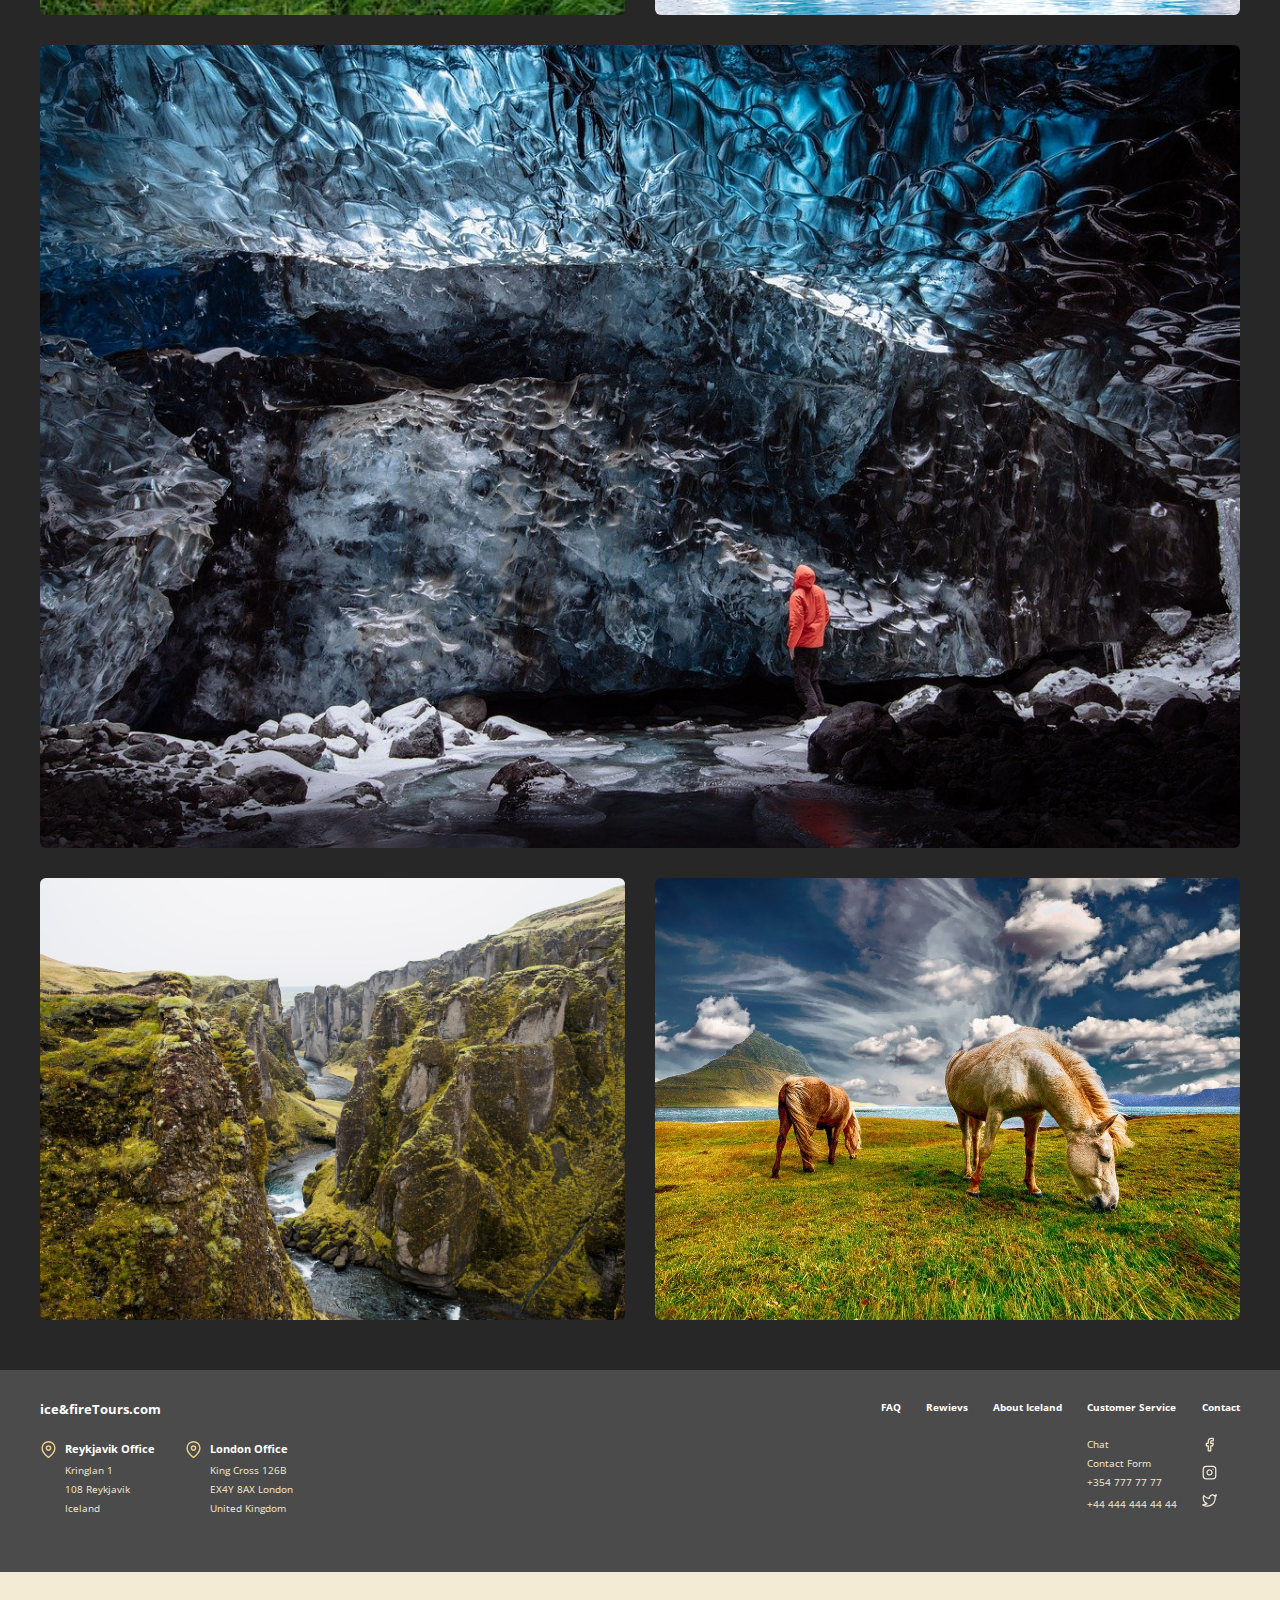
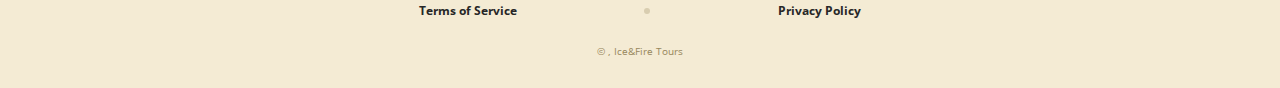
<file: gallery.html>
<!DOCTYPE html>
<html lang="en">
  <head>
    <meta charset="UTF-8" />
    <meta http-equiv="X-UA-Compatible" content="IE=edge" />
    <meta name="viewport" content="width=device-width, initial-scale=1.0" />
    <title>Ice&Fire Tours Gallery</title>
    <link rel="preconnect" href="https://fonts.googleapis.com" />
    <link rel="preconnect" href="https://fonts.gstatic.com" crossorigin />
    <link
      href="https://fonts.googleapis.com/css2?family=Kalam:wght@300;700&family=Open+Sans:wght@300;400;600;700&display=swap"
      rel="stylesheet"
    />
    <link rel="stylesheet" href="./css/styles.css" />
    <script src="js/helpers.js" defer></script>
    <script src="js/nav.js" defer></script>
    <script src="js/main.js" defer></script>
  </head>

  <body>
    <div class="wrapper">
      <button class="burger-btn">
        <div class="burger-btn-bar"></div>
      </button>
    </div>

    <nav class="nav nav-mobile fixed-top">
      <div class="wrapper">
        <button class="exit-btn">
          <div class="exit"></div>
        </button>

        <ul class="nav__list">
          <div class="logo">
            <li class="nav__item nav__item-logo">
              <a href="index.html">Ice&Fire Tours</a>
            </li>
          </div>
          <div class="links">
            <li class="nav__item"><a href="index.html">Home</a></li>
            <li class="nav__item"><a href="offer.html">Offer</a></li>
            <li class="nav__item"><a href="#">Gallery</a></li>
            <li class="nav__item"><a href="prices.html">Prices</a></li>
            <li class="nav__item"><a href="contact.html">Contact</a></li>
          </div>
        </ul>
      </div>
    </nav>

    <main>
      <section class="gallery">
        <div class="wrapper">
          <h1>Photo Gallery</h1>
          <div class="gallery__section">
            <div class="gallery__box gallery__box--first">
              <div class="gallery__img one">
                <img src="img/gallery/1.jpg" alt="" />
              </div>
              <div class="gallery__img two">
                <img src="img/gallery/2.jpg" alt="" />
              </div>
              <div class="gallery__img three">
                <img src="img/gallery/3.jpg" alt="" />
              </div>
            </div>

            <div class="gallery__box gallery__box--second">
              <div class="gallery__img four">
                <img src="img/gallery/4.jpg" alt="" />
              </div>
            </div>

            <div class="gallery__box gallery__box--third">
              <div class="gallery__img five">
                <img src="img/gallery/5.jpg" alt="" />
              </div>
              <div class="gallery__img six">
                <img src="img/gallery/6.jpg" alt="" />
              </div>
            </div>

            <div class="gallery__box gallery__box--fourth">
              <div class="gallery__img seven">
                <img src="img/gallery/7.jpg" alt="" />
              </div>
              <div class="gallery__img eight">
                <img src="img/gallery/8.jpg" alt="" />
              </div>
              <div class="gallery__img nine">
                <img src="img/gallery/9.jpg" alt="" />
              </div>
            </div>

            <div class="gallery__box gallery__box--fifth">
              <div class="gallery__img ten">
                <img src="img/gallery/10.jpg" alt="" />
              </div>
            </div>

            <div class="gallery__box gallery__box--sixth">
              <div class="gallery__img eleven">
                <img src="img/gallery/11.jpg" alt="" />
              </div>
              <div class="gallery__img twelve">
                <img src="img/gallery/12.jpg" alt="" />
              </div>
            </div>
          </div>
        </div>
      </section>
    </main>
    <footer class="footer">
      <div class="footer__top">
        <div class="wrapper">
          <div class="footer__top--section">
            <div class="footer__adresses">
              <h3>ice&fireTours.com</h3>
              <div class="footer__adresses--box">
                <div class="footer__adress">
                  <img src="img/icons/map-pin.svg" alt="" />
                  <div class="footer__adress-data">
                    <h4>Reykjavik Office</h4>
                    <p>Kringlan 1</p>
                    <p>108 Reykjavik</p>
                    <p>Iceland</p>
                  </div>
                </div>
                <div class="footer__adress">
                  <img src="img/icons/map-pin.svg" alt="" />
                  <div class="footer__adress-data">
                    <h4>London Office</h4>
                    <p>King Cross 126B</p>
                    <p>EX4Y 8AX London</p>
                    <p>United Kingdom</p>
                  </div>
                </div>
              </div>
            </div>

            <div class="footer__nav">
              <ul>
                <li><a href="faq.html" class="footer__link">FAQ</a></li>
                <li><a href="reviews.html" class="footer__link">Rewievs</a></li>
                <li>
                  <a href="about-iceland.html" class="footer__link"
                    >About Iceland</a
                  >
                </li>
                <li>
                  <a href="#" class="footer__link">Customer Service</a>
                  <div class="footer__nav--box">
                    <a href="#">Chat</a>
                    <a href="contact.html#contact-form">Contact Form</a>
                    <p>+354 777 77 77</p>
                    <p>+44 444 444 44 44</p>
                  </div>
                </li>
                <li>
                  <a href="#" class="footer__link">Contact</a>
                  <div class="footer__nav--icons">
                    <a href=""
                      ><img src="img/icons/footer/facebook.svg" alt=""
                    /></a>
                    <a href=""
                      ><img src="img/icons/footer/instagram.svg" alt=""
                    /></a>
                    <a href=""
                      ><img src="img/icons/footer/twitter.svg" alt=""
                    /></a>
                  </div>
                </li>
              </ul>
            </div>
          </div>
        </div>
      </div>

      <div class="footer__bottom">
        <div class="wrapper">
          <div class="footer__bottom--section">
            <div class="footer__bottom--box">
              <p>Terms of Service</p>
              <div class="footer__bottom--circle"></div>
              <p>Privacy Policy</p>
            </div>
            <p class="copyright">
              &copy; <span class="current-year"></span>, Ice&Fire Tours
            </p>
          </div>
        </div>
      </div>
    </footer>
  </body>
</html>
</file>
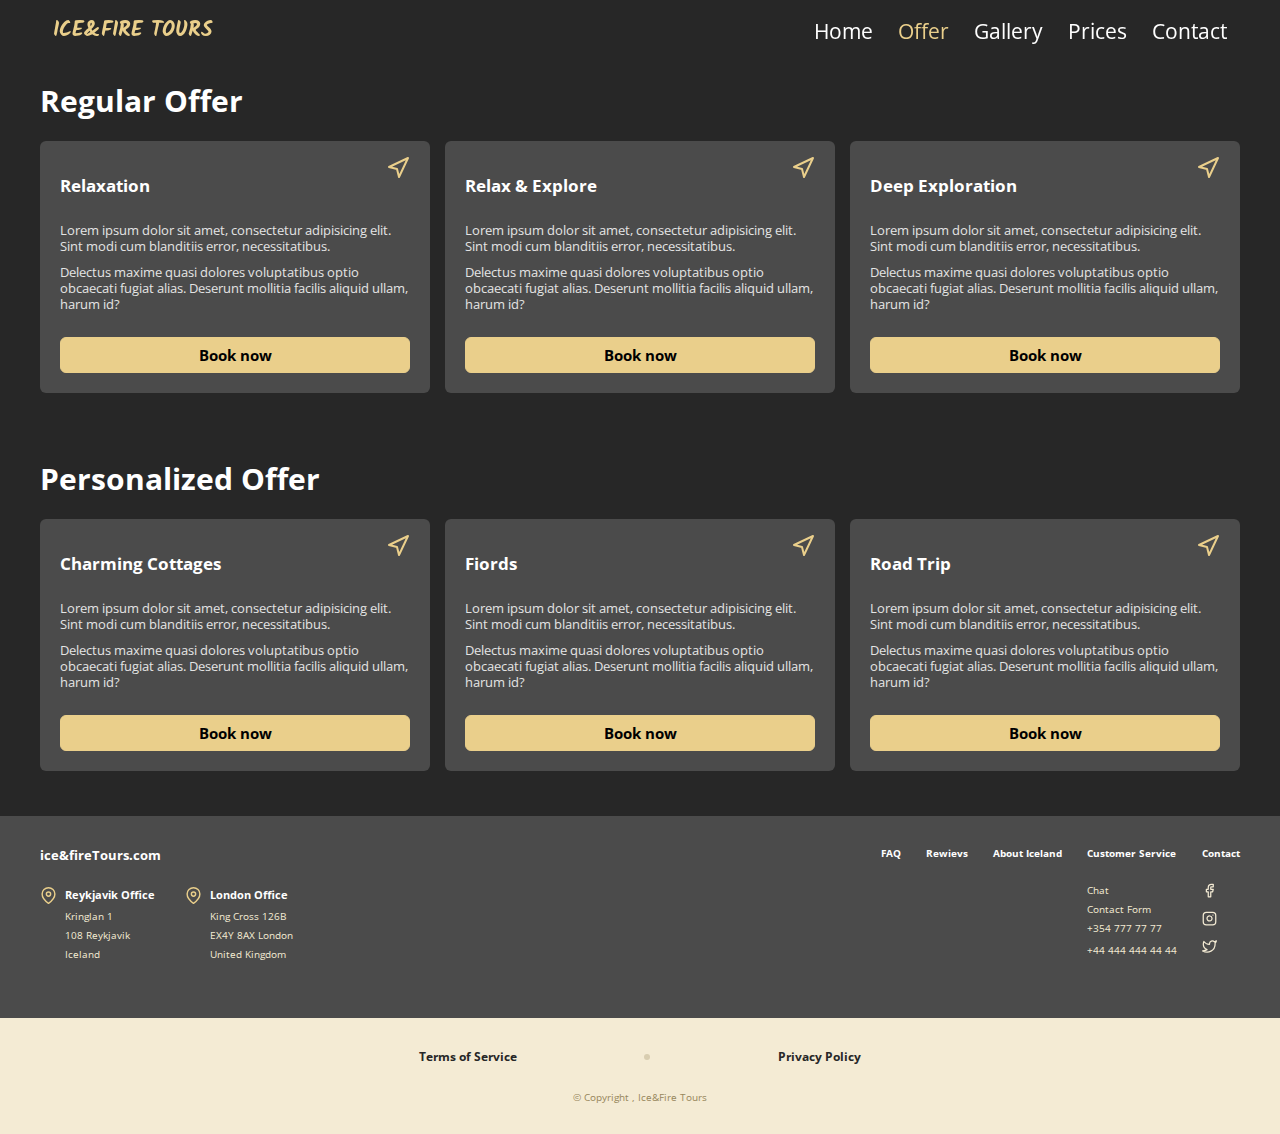
<file: offer.html>
<!DOCTYPE html>
<html lang="en">
  <head>
    <meta charset="UTF-8" />
    <meta http-equiv="X-UA-Compatible" content="IE=edge" />
    <meta name="viewport" content="width=device-width, initial-scale=1.0" />
    <title>Ice&Fire Tours Offer</title>
    <link rel="preconnect" href="https://fonts.googleapis.com" />
    <link rel="preconnect" href="https://fonts.gstatic.com" crossorigin />
    <link
      href="https://fonts.googleapis.com/css2?family=Kalam:wght@300;700&family=Open+Sans:wght@300;400;600;700&display=swap"
      rel="stylesheet"
    />
    <link rel="stylesheet" href="./css/styles.css" />
    <script src="js/helpers.js" defer></script>
    <script src="js/nav.js" defer></script>
    <script src="js/book-form.js" defer></script>
    <script src="js/offer.js" defer></script>
    <script src="js/main.js" defer></script>
  </head>

  <body>
    <div class="wrapper">
      <button class="burger-btn">
        <div class="burger-btn-bar"></div>
      </button>
    </div>

    <nav class="nav nav-mobile fixed-top">
      <div class="wrapper">
        <button class="exit-btn">
          <div class="exit"></div>
        </button>

        <ul class="nav__list">
          <div class="logo">
            <li class="nav__item nav__item-logo">
              <a href="index.html">Ice&Fire Tours</a>
            </li>
          </div>
          <div class="links">
            <li class="nav__item"><a href="index.html">Home</a></li>
            <li class="nav__item"><a href="#">Offer</a></li>
            <li class="nav__item"><a href="gallery.html">Gallery</a></li>
            <li class="nav__item"><a href="prices.html">Prices</a></li>
            <li class="nav__item"><a href="contact.html">Contact</a></li>
          </div>
        </ul>
      </div>
    </nav>

    <main>
      <section class="offer">
        <div class="wrapper">
          <div class="offer__section">
            <h1>Regular Offer</h1>
            <div class="offer__cards">
              <div class="offer__card">
                <div class="offer__card--front">
                  <div class="offer__icon">
                    <img src="img/icons/navigation.svg" alt="" />
                  </div>
                  <h3 class="relaxation">Relaxation</h3>
                  <p>
                    Lorem ipsum dolor sit amet, consectetur adipisicing elit.
                    Sint modi cum blanditiis error, necessitatibus.
                  </p>
                  <p>
                    Delectus maxime quasi dolores voluptatibus optio obcaecati
                    fugiat alias. Deserunt mollitia facilis aliquid ullam, harum
                    id?
                  </p>
                  <button class="btn primary-btn offer-btn">Book now</button>
                </div>

                <div class="offer__card--back">
                  <div class="top">
                    <h4>Duration</h4>
                    <p>5 days</p>
                  </div>
                  <div class="bottom">
                    <div class="circle">
                      <p>Golden Circle</p>
                    </div>
                    <div class="circle">
                      <p>Blue Lagoon</p>
                    </div>
                    <div class="circle">
                      <p>South</p>
                    </div>
                  </div>
                </div>
              </div>

              <div class="offer__card">
                <div class="offer__card--front">
                  <div class="offer__icon">
                    <img src="img/icons/navigation.svg" alt="" />
                  </div>
                  <h3 class="relaxAndExplore">Relax & Explore</h3>
                  <p>
                    Lorem ipsum dolor sit amet, consectetur adipisicing elit.
                    Sint modi cum blanditiis error, necessitatibus.
                  </p>
                  <p>
                    Delectus maxime quasi dolores voluptatibus optio obcaecati
                    fugiat alias. Deserunt mollitia facilis aliquid ullam, harum
                    id?
                  </p>
                  <button class="btn primary-btn offer-btn">Book now</button>
                </div>

                <div class="offer__card--back">
                  <div class="top">
                    <h4>Duration</h4>
                    <p>10 days</p>
                  </div>
                  <div class="bottom">
                    <div class="circle">
                      <p>Golden Circle</p>
                    </div>
                    <div class="circle">
                      <p>Blue Lagoon</p>
                    </div>
                    <div class="circle">
                      <p>South & East</p>
                    </div>
                  </div>
                </div>
              </div>

              <div class="offer__card">
                <div class="offer__card--front">
                  <div class="offer__icon">
                    <img src="img/icons/navigation.svg" alt="" />
                  </div>
                  <h3 class="deepExploration">Deep Exploration</h3>
                  <p>
                    Lorem ipsum dolor sit amet, consectetur adipisicing elit.
                    Sint modi cum blanditiis error, necessitatibus.
                  </p>
                  <p>
                    Delectus maxime quasi dolores voluptatibus optio obcaecati
                    fugiat alias. Deserunt mollitia facilis aliquid ullam, harum
                    id?
                  </p>
                  <button class="btn primary-btn offer-btn">Book now</button>
                </div>

                <div class="offer__card--back">
                  <div class="top">
                    <h4>Duration</h4>
                    <p>14 days</p>
                  </div>
                  <div class="bottom">
                    <div class="circle">
                      <p>Hiking</p>
                    </div>
                    <div class="circle">
                      <p>Volcanoes</p>
                    </div>
                    <div class="circle">
                      <p>Whole country</p>
                    </div>
                  </div>
                </div>
              </div>
            </div>
          </div>

          <div class="offer__section">
            <h2>Personalized Offer</h2>
            <div class="offer__cards">
              <div class="offer__card">
                <div class="offer__card--front">
                  <div class="offer__icon">
                    <img src="img/icons/navigation.svg" alt="" />
                  </div>
                  <h3 class="charmingCottages">Charming Cottages</h3>
                  <p>
                    Lorem ipsum dolor sit amet, consectetur adipisicing elit.
                    Sint modi cum blanditiis error, necessitatibus.
                  </p>
                  <p>
                    Delectus maxime quasi dolores voluptatibus optio obcaecati
                    fugiat alias. Deserunt mollitia facilis aliquid ullam, harum
                    id?
                  </p>
                  <button class="btn primary-btn offer-btn">Book now</button>
                </div>

                <div class="offer__card--back">
                  <div class="top">
                    <h4>Duration</h4>
                    <p>10 days</p>
                  </div>
                  <div class="bottom">
                    <div class="circle">
                      <p>Up to you</p>
                    </div>
                  </div>
                </div>
              </div>

              <div class="offer__card">
                <div class="offer__card--front">
                  <div class="offer__icon">
                    <img src="img/icons/navigation.svg" alt="" />
                  </div>
                  <h3 class="fiords">Fiords</h3>
                  <p>
                    Lorem ipsum dolor sit amet, consectetur adipisicing elit.
                    Sint modi cum blanditiis error, necessitatibus.
                  </p>
                  <p>
                    Delectus maxime quasi dolores voluptatibus optio obcaecati
                    fugiat alias. Deserunt mollitia facilis aliquid ullam, harum
                    id?
                  </p>
                  <button class="btn primary-btn offer-btn">Book now</button>
                </div>

                <div class="offer__card--back">
                  <div class="top">
                    <h4>Duration</h4>
                    <p>10 days</p>
                  </div>
                  <div class="bottom">
                    <div class="circle">
                      <p>Eastern Fiords</p>
                    </div>
                    <div class="circle">
                      <p>Western Fiords</p>
                    </div>
                  </div>
                </div>
              </div>

              <div class="offer__card">
                <div class="offer__card--front">
                  <div class="offer__icon">
                    <img src="img/icons/navigation.svg" alt="" />
                  </div>
                  <h3 class="roadTrip">Road Trip</h3>
                  <p>
                    Lorem ipsum dolor sit amet, consectetur adipisicing elit.
                    Sint modi cum blanditiis error, necessitatibus.
                  </p>
                  <p>
                    Delectus maxime quasi dolores voluptatibus optio obcaecati
                    fugiat alias. Deserunt mollitia facilis aliquid ullam, harum
                    id?
                  </p>
                  <button class="btn primary-btn offer-btn">Book now</button>
                </div>

                <div class="offer__card--back">
                  <div class="top">
                    <h4>Duration</h4>
                    <p>14 days</p>
                  </div>
                  <div class="bottom">
                    <div class="circle">
                      <p>Up to you</p>
                    </div>
                  </div>
                </div>
              </div>
            </div>
          </div>
        </div>
      </section>

      <section class="book-now">
        <div class="wrapper">
          <div class="book-now__card">
            <form action="" class="book-now__form">
              <label for="offer-type">Offer Type:</label>
              <select name="offer-type" id="offer-type" class="offer-input">
                <option value="not-selected" selected disabled>
                  ---select a type of your trip---
                </option>
                <option value="relaxation">Relaxation</option>
                <option value="relaxAndExplore">Relax & Explore</option>
                <option value="deepExploration">Deep Exploration</option>
                <option value="charmingCottages">Charming Cottages</option>
                <option value="fiords">Fiords</option>
                <option value="roadTrip">Road Trip</option>
              </select>
              <p class="error-msg"></p>

              <label for="departure">City of Departure:</label>
              <select name="departure" id="departure" class="offer-input">
                <option value="not-selected" selected disabled>
                  ---select a city---
                </option>
                <option value="london">London</option>
                <option value="birmingham">Birmingham</option>
                <option value="manchester">Manchester</option>
              </select>
              <p class="error-msg"></p>

              <h3>Date:</h3>
              <div class="book-now__form--date">
                <div class="date-box">
                  <label for="from-date">From:</label>
                  <input
                    type="date"
                    id="from-date"
                    name="from-date"
                    class="offer-input"
                  />
                  <p class="error-msg"></p>
                </div>
                <div class="date-box">
                  <label for="to-date">To:</label>
                  <input
                    type="date"
                    id="to-date"
                    name="to-date"
                    disabled
                    class="offer-input"
                  />
                  <p class="error-msg"></p>
                </div>
              </div>

              <h3>Your Data:</h3>
              <div class="book-now__form--personal-data">
                <div class="personal-data-box">
                  <label for="name">Name:</label>
                  <input
                    type="text"
                    name="name"
                    id="name"
                    class="offer-input"
                  />
                  <p class="error-msg"></p>
                </div>
                <div class="personal-data-box">
                  <label for="surname">Surname:</label>
                  <input
                    type="text"
                    name="surname"
                    id="surname"
                    class="offer-input"
                  />
                  <p class="error-msg"></p>
                </div>
              </div>

              <div class="book-now__form--personal-data">
                <div class="personal-data-box">
                  <label for="phone">Phone Number:</label>
                  <input
                    type="number"
                    name="phone"
                    id="phone"
                    class="offer-input"
                  />
                  <p class="error-msg"></p>
                </div>
                <div class="personal-data-box">
                  <label for="email">Email Address:</label>
                  <input
                    type="email"
                    name="email"
                    id="email"
                    class="offer-input"
                  />
                  <p class="error-msg"></p>
                </div>
              </div>

              <div class="book-now__btns">
                <button class="btn primary-btn">Send Request</button>
                <button class="btn cancel-btn" type="reset">Cancel</button>
              </div>
            </form>
          </div>
        </div>
      </section>
    </main>

    <section class="form-sent">
      <div class="wrapper">
        <div class="form-sent__card">
          <p>Your request was successfully sent !</p>
          <p>We will response as soon as possible</p>

          <button class="btn form-sent-ok">OK</button>
        </div>
      </div>
    </section>

    <footer class="footer">
      <div class="footer__top">
        <div class="wrapper">
          <div class="footer__top--section">
            <div class="footer__adresses">
              <h3>ice&fireTours.com</h3>
              <div class="footer__adresses--box">
                <div class="footer__adress">
                  <img src="img/icons/map-pin.svg" alt="" />
                  <div class="footer__adress-data">
                    <h4>Reykjavik Office</h4>
                    <p>Kringlan 1</p>
                    <p>108 Reykjavik</p>
                    <p>Iceland</p>
                  </div>
                </div>
                <div class="footer__adress">
                  <img src="img/icons/map-pin.svg" alt="" />
                  <div class="footer__adress-data">
                    <h4>London Office</h4>
                    <p>King Cross 126B</p>
                    <p>EX4Y 8AX London</p>
                    <p>United Kingdom</p>
                  </div>
                </div>
              </div>
            </div>

            <div class="footer__nav">
              <ul>
                <li><a href="faq.html" class="footer__link">FAQ</a></li>
                <li><a href="reviews.html" class="footer__link">Rewievs</a></li>
                <li>
                  <a href="about-iceland.html" class="footer__link"
                    >About Iceland</a
                  >
                </li>
                <li>
                  <a href="#" class="footer__link">Customer Service</a>
                  <div class="footer__nav--box">
                    <a href="#">Chat</a>
                    <a href="contact.html#contact-form">Contact Form</a>
                    <p>+354 777 77 77</p>
                    <p>+44 444 444 44 44</p>
                  </div>
                </li>
                <li>
                  <a href="#" class="footer__link">Contact</a>
                  <div class="footer__nav--icons">
                    <a href=""
                      ><img src="img/icons/footer/facebook.svg" alt=""
                    /></a>
                    <a href=""
                      ><img src="img/icons/footer/instagram.svg" alt=""
                    /></a>
                    <a href=""
                      ><img src="img/icons/footer/twitter.svg" alt=""
                    /></a>
                  </div>
                </li>
              </ul>
            </div>
          </div>
        </div>
      </div>

      <div class="footer__bottom">
        <div class="wrapper">
          <div class="footer__bottom--section">
            <div class="footer__bottom--box">
              <p>Terms of Service</p>
              <div class="footer__bottom--circle"></div>
              <p>Privacy Policy</p>
            </div>
            <p class="copyright">
              &copy; Copyright <span class="current-year"></span>, Ice&Fire
              Tours
            </p>
          </div>
        </div>
      </div>
    </footer>
  </body>
</html>
</file>
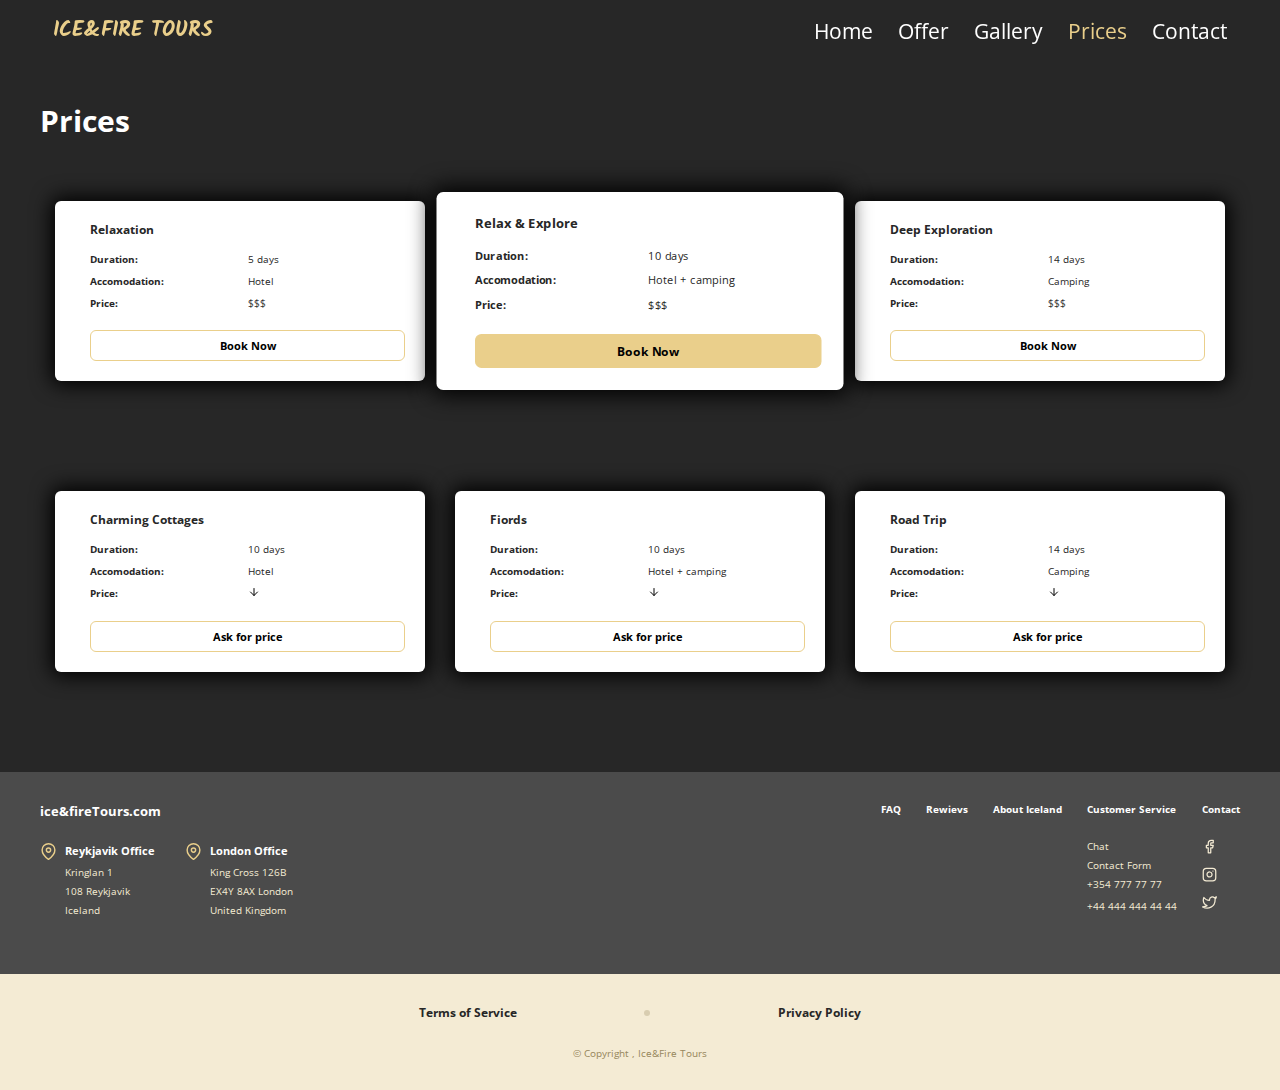
<file: prices.html>
<!DOCTYPE html>
<html lang="en">
  <head>
    <meta charset="UTF-8" />
    <meta http-equiv="X-UA-Compatible" content="IE=edge" />
    <meta name="viewport" content="width=device-width, initial-scale=1.0" />
    <title>Ice&Fire Tours Prices</title>
    <link rel="preconnect" href="https://fonts.googleapis.com" />
    <link rel="preconnect" href="https://fonts.gstatic.com" crossorigin />
    <link
      href="https://fonts.googleapis.com/css2?family=Kalam:wght@300;700&family=Open+Sans:wght@300;400;600;700&display=swap"
      rel="stylesheet"
    />
    <link rel="stylesheet" href="./css/styles.css" />
    <script src="js/helpers.js" defer></script>
    <script src="js/nav.js" defer></script>
    <script src="js/book-form.js" defer></script>
    <script src="js/prices.js" defer></script>
    <script src="js/main.js" defer></script>
  </head>

  <body>
    <div class="wrapper">
      <button class="burger-btn">
        <div class="burger-btn-bar"></div>
      </button>
    </div>

    <nav class="nav nav-mobile fixed-top">
      <div class="wrapper">
        <button class="exit-btn">
          <div class="exit"></div>
        </button>

        <ul class="nav__list">
          <div class="logo">
            <li class="nav__item nav__item-logo">
              <a href="index.html">Ice&Fire Tours</a>
            </li>
          </div>
          <div class="links">
            <li class="nav__item"><a href="index.html">Home</a></li>
            <li class="nav__item"><a href="offer.html">Offer</a></li>
            <li class="nav__item"><a href="gallery.html">Gallery</a></li>
            <li class="nav__item"><a href="#">Prices</a></li>
            <li class="nav__item"><a href="contact.html">Contact</a></li>
          </div>
        </ul>
      </div>
    </nav>

    <main>
      <section class="prices">
        <div class="wrapper">
          <h1>Prices</h1>
          <!-- <p class="extra-price">* ask bout price for personalized trips</p> -->
          <div class="prices__cards">
            <div class="prices__card">
              <h3 class="relaxation">Relaxation</h3>
              <div class="prices__card--content">
                <h4>Duration:</h4>
                <p>5 days</p>
              </div>
              <div class="prices__card--content">
                <h4>Accomodation:</h4>
                <p>Hotel</p>
              </div>
              <div class="prices__card--content">
                <h4>Price:</h4>
                <p>$$$</p>
              </div>

              <button class="btn open-form-btn">Book Now</button>
            </div>

            <div class="prices__card prices__card--cta">
              <h3 class="relaxAndExplore">Relax & Explore</h3>
              <div class="prices__card--content">
                <h4>Duration:</h4>
                <p>10 days</p>
              </div>
              <div class="prices__card--content">
                <h4>Accomodation:</h4>
                <p>Hotel + camping</p>
              </div>
              <div class="prices__card--content">
                <h4>Price:</h4>
                <p>$$$</p>
              </div>

              <button class="btn primary-btn open-form-btn">Book Now</button>
            </div>

            <div class="prices__card">
              <h3 class="deepExploration">Deep Exploration</h3>
              <div class="prices__card--content">
                <h4>Duration:</h4>
                <p>14 days</p>
              </div>
              <div class="prices__card--content">
                <h4>Accomodation:</h4>
                <p>Camping</p>
              </div>
              <div class="prices__card--content">
                <h4>Price:</h4>
                <p>$$$</p>
              </div>

              <button class="btn open-form-btn">Book Now</button>
            </div>
          </div>

          <div class="prices__cards">
            <div class="prices__card">
              <h3 class="charmingCottages">Charming Cottages</h3>
              <div class="prices__card--content">
                <h4>Duration:</h4>
                <p>10 days</p>
              </div>
              <div class="prices__card--content">
                <h4>Accomodation:</h4>
                <p>Hotel</p>
              </div>
              <div class="prices__card--content">
                <h4>Price:</h4>
                <p><img src="img/icons/arrow-down-prices.svg" alt="" /></p>
              </div>
              <a href="/contact.html#contact-form" class="btn">Ask for price</a>
            </div>

            <div class="prices__card">
              <h3 class="fiords">Fiords</h3>
              <div class="prices__card--content">
                <h4>Duration:</h4>
                <p>10 days</p>
              </div>
              <div class="prices__card--content">
                <h4>Accomodation:</h4>
                <p>Hotel + camping</p>
              </div>
              <div class="prices__card--content">
                <h4>Price:</h4>
                <p><img src="img/icons/arrow-down-prices.svg" alt="" /></p>
              </div>
              <a href="/contact.html#contact-form" class="btn">Ask for price</a>
            </div>

            <div class="prices__card">
              <h3 class="roadTrip">Road Trip</h3>
              <div class="prices__card--content">
                <h4>Duration:</h4>
                <p>14 days</p>
              </div>
              <div class="prices__card--content">
                <h4>Accomodation:</h4>
                <p>Camping</p>
              </div>
              <div class="prices__card--content">
                <h4>Price:</h4>
                <p><img src="img/icons/arrow-down-prices.svg" alt="" /></p>
              </div>
              <a href="/contact.html#contact-form" class="btn">Ask for price</a>
            </div>
          </div>
        </div>
      </section>

      <section class="book-now">
        <div class="wrapper">
          <div class="book-now__card">
            <form action="" class="book-now__form">
              <label for="offer-type">Offer Type:</label>
              <select name="offer-type" id="offer-type" class="offer-input">
                <option value="not-selected" selected disabled>
                  ---select a type of your trip---
                </option>
                <option value="relaxation">Relaxation</option>
                <option value="relaxAndExplore">Relax & Explore</option>
                <option value="deepExploration">Deep Exploration</option>
                <option value="charmingCottages">Charming Cottages</option>
                <option value="fiords">Fiords</option>
                <option value="roadTrip">Road Trip</option>
              </select>
              <p class="error-msg"></p>

              <label for="departure">City of Departure:</label>
              <select name="departure" id="departure" class="offer-input">
                <option value="not-selected" selected disabled>
                  ---select a city---
                </option>
                <option value="london">London</option>
                <option value="birmingham">Birmingham</option>
                <option value="manchester">Manchester</option>
              </select>
              <p class="error-msg"></p>

              <h3>Date:</h3>
              <div class="book-now__form--date">
                <div class="date-box">
                  <label for="from-date">From:</label>
                  <input
                    type="date"
                    id="from-date"
                    name="from-date"
                    class="offer-input"
                  />
                  <p class="error-msg"></p>
                </div>
                <div class="date-box">
                  <label for="to-date">To:</label>
                  <input
                    type="date"
                    id="to-date"
                    name="to-date"
                    disabled
                    class="offer-input"
                  />
                  <p class="error-msg"></p>
                </div>
              </div>

              <h3>Your Data:</h3>
              <div class="book-now__form--personal-data">
                <div class="personal-data-box">
                  <label for="name">Name:</label>
                  <input
                    type="text"
                    name="name"
                    id="name"
                    class="offer-input"
                  />
                  <p class="error-msg"></p>
                </div>
                <div class="personal-data-box">
                  <label for="surname">Surname:</label>
                  <input
                    type="text"
                    name="surname"
                    id="surname"
                    class="offer-input"
                  />
                  <p class="error-msg"></p>
                </div>
              </div>

              <div class="book-now__form--personal-data">
                <div class="personal-data-box">
                  <label for="phone">Phone Number:</label>
                  <input
                    type="number"
                    name="phone"
                    id="phone"
                    class="offer-input"
                  />
                  <p class="error-msg"></p>
                </div>
                <div class="personal-data-box">
                  <label for="email">Email Address:</label>
                  <input
                    type="email"
                    name="email"
                    id="email"
                    class="offer-input"
                  />
                  <p class="error-msg"></p>
                </div>
              </div>

              <div class="book-now__btns">
                <button class="btn primary-btn">Send Request</button>
                <button class="btn cancel-btn" type="reset">Cancel</button>
              </div>
            </form>
          </div>
        </div>
      </section>
    </main>

    <section class="form-sent">
      <div class="wrapper">
        <div class="form-sent__card">
          <p>Your request was successfully sent !</p>
          <p>We will response as soon as possible</p>

          <button class="btn form-sent-ok">OK</button>
        </div>
      </div>
    </section>

    <footer class="footer">
      <div class="footer__top">
        <div class="wrapper">
          <div class="footer__top--section">
            <div class="footer__adresses">
              <h3>ice&fireTours.com</h3>
              <div class="footer__adresses--box">
                <div class="footer__adress">
                  <img src="img/icons/map-pin.svg" alt="" />
                  <div class="footer__adress-data">
                    <h4>Reykjavik Office</h4>
                    <p>Kringlan 1</p>
                    <p>108 Reykjavik</p>
                    <p>Iceland</p>
                  </div>
                </div>
                <div class="footer__adress">
                  <img src="img/icons/map-pin.svg" alt="" />
                  <div class="footer__adress-data">
                    <h4>London Office</h4>
                    <p>King Cross 126B</p>
                    <p>EX4Y 8AX London</p>
                    <p>United Kingdom</p>
                  </div>
                </div>
              </div>
            </div>

            <div class="footer__nav">
              <ul>
                <li><a href="faq.html" class="footer__link">FAQ</a></li>
                <li><a href="reviews.html" class="footer__link">Rewievs</a></li>
                <li>
                  <a href="about-iceland.html" class="footer__link"
                    >About Iceland</a
                  >
                </li>
                <li>
                  <a href="#">Customer Service</a>
                  <div class="footer__nav--box">
                    <a href="#">Chat</a>
                    <a href="contact.html#contact-form">Contact Form</a>
                    <p>+354 777 77 77</p>
                    <p>+44 444 444 44 44</p>
                  </div>
                </li>
                <li>
                  <a href="contact.html" class="footer__link">Contact</a>
                  <div class="footer__nav--icons">
                    <a href=""
                      ><img src="img/icons/footer/facebook.svg" alt=""
                    /></a>
                    <a href=""
                      ><img src="img/icons/footer/instagram.svg" alt=""
                    /></a>
                    <a href=""
                      ><img src="img/icons/footer/twitter.svg" alt=""
                    /></a>
                  </div>
                </li>
              </ul>
            </div>
          </div>
        </div>
      </div>

      <div class="footer__bottom">
        <div class="wrapper">
          <div class="footer__bottom--section">
            <div class="footer__bottom--box">
              <p>Terms of Service</p>
              <div class="footer__bottom--circle"></div>
              <p>Privacy Policy</p>
            </div>
            <p class="copyright">
              &copy; Copyright <span class="current-year"></span>, Ice&Fire
              Tours
            </p>
          </div>
        </div>
      </div>
    </footer>
  </body>
</html>
</file>
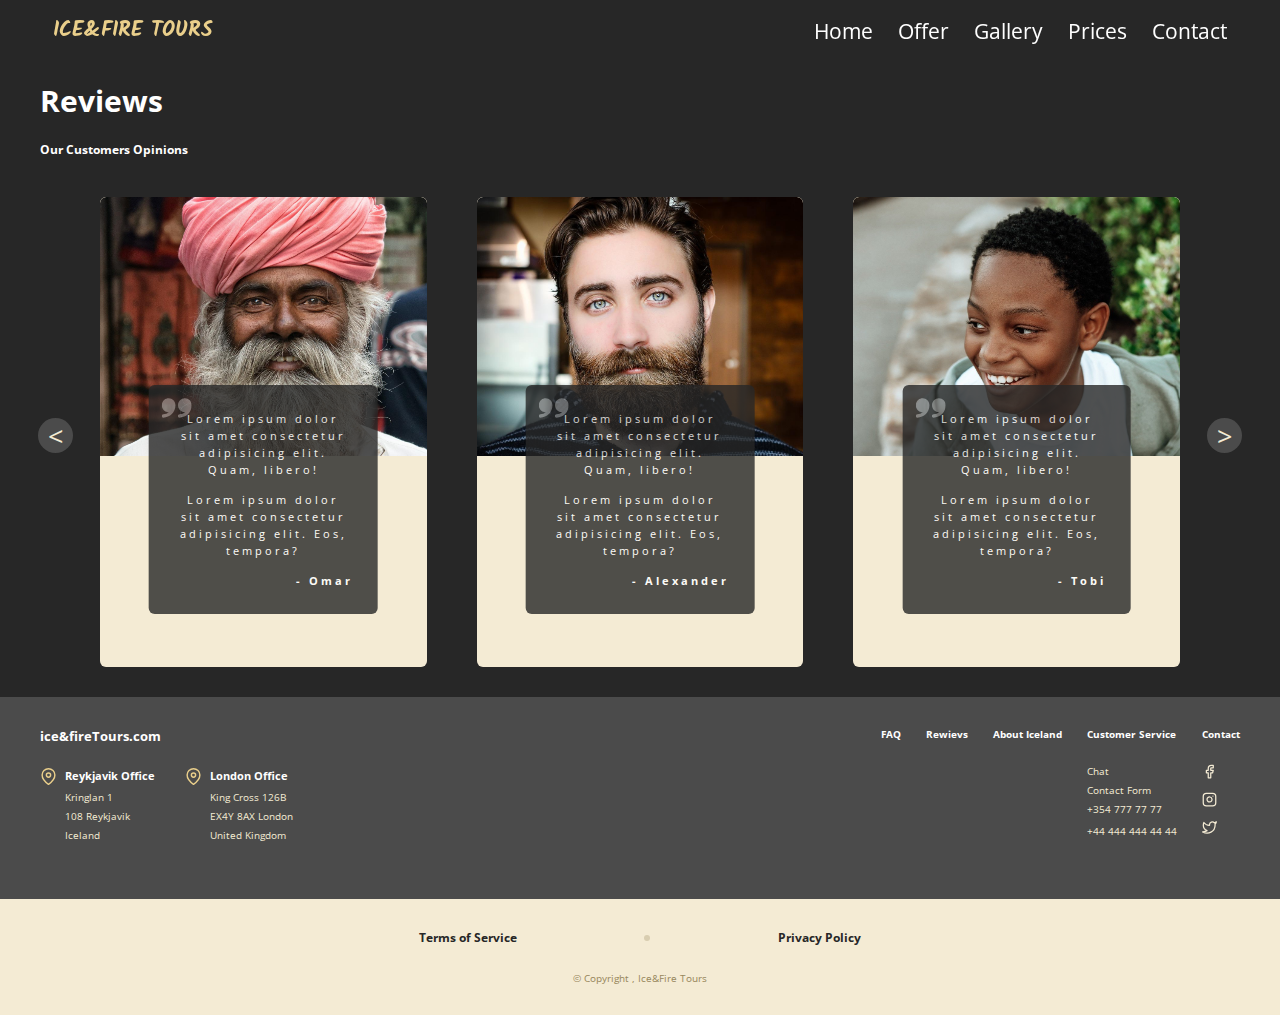
<file: reviews.html>
<!DOCTYPE html>
<html lang="en">
  <head>
    <meta charset="UTF-8" />
    <meta http-equiv="X-UA-Compatible" content="IE=edge" />
    <meta name="viewport" content="width=device-width, initial-scale=1.0" />
    <title>Ice&Fire Tours Reviews</title>
    <link rel="preconnect" href="https://fonts.googleapis.com" />
    <link rel="preconnect" href="https://fonts.gstatic.com" crossorigin />
    <link
      href="https://fonts.googleapis.com/css2?family=Kalam:wght@300;700&family=Open+Sans:wght@300;400;600;700&display=swap"
      rel="stylesheet"
    />
    <link
      rel="stylesheet"
      href="https://unpkg.com/swiper/swiper-bundle.min.css"
    />
    <link rel="stylesheet" href="./css/styles.css" />
    <script src="js/helpers.js" defer></script>
    <script src="js/nav.js" defer></script>
    <script src="js/reviews.js" defer></script>
    <script src="js/main.js" defer></script>
  </head>

  <body>
    <div class="wrapper">
      <button class="burger-btn">
        <div class="burger-btn-bar"></div>
      </button>
    </div>

    <nav class="nav nav-mobile fixed-top">
      <div class="wrapper">
        <button class="exit-btn">
          <div class="exit"></div>
        </button>

        <ul class="nav__list">
          <div class="logo">
            <li class="nav__item nav__item-logo">
              <a href="index.html">Ice&Fire Tours</a>
            </li>
          </div>
          <div class="links">
            <li class="nav__item"><a href="index.html">Home</a></li>
            <li class="nav__item"><a href="offer.html">Offer</a></li>
            <li class="nav__item"><a href="gallery.html">Gallery</a></li>
            <li class="nav__item"><a href="prices.html">Prices</a></li>
            <li class="nav__item"><a href="contact.html">Contact</a></li>
          </div>
        </ul>
      </div>
    </nav>

    <main>
      <section class="reviews">
        <div class="wrapper">
          <h1>Reviews</h1>
          <h3>Our Customers Opinions</h3>
          <div class="reviews__nav">
            <div class="prev"><</div>
            <div class="next">></div>
          </div>
          <div class="reviews__cards carousel swiper mySwiper">
            <div class="swiper-wrapper">
              <div class="reviews__card swiper-slide">
                <div class="reviews__img">
                  <img src="img/reviews/1.jpg" alt="" />
                </div>
                <div class="reviews__box">
                  <img
                    class="reviews__icon"
                    src="img/icons/text-quotes-svgrepo-com.svg"
                    alt=""
                  />
                  <p>
                    Lorem ipsum dolor sit amet consectetur adipisicing elit.
                    Quam, libero!
                  </p>
                  <p>
                    Lorem ipsum dolor sit amet consectetur adipisicing elit.
                    Eos, tempora?
                  </p>
                  <!-- <p>
                  Lorem ipsum dolor sit amet consectetur adipisicing elit. Eos,
                  tempora?
                </p> -->
                  <p class="author">- Omar</p>
                </div>
              </div>

              <div class="reviews__card swiper-slide">
                <div class="reviews__img">
                  <img src="img/reviews/2.jpg" alt="" />
                </div>
                <div class="reviews__box">
                  <img
                    class="reviews__icon"
                    src="img/icons/text-quotes-svgrepo-com.svg"
                    alt=""
                  />
                  <p>
                    Lorem ipsum dolor sit amet consectetur adipisicing elit.
                    Quam, libero!
                  </p>
                  <p>
                    Lorem ipsum dolor sit amet consectetur adipisicing elit.
                    Eos, tempora?
                  </p>
                  <!-- <p>
                    Lorem ipsum dolor sit amet consectetur adipisicing elit. Eos,
                    tempora?
                  </p> -->
                  <p class="author">- Alexander</p>
                </div>
              </div>
              <div class="reviews__card swiper-slide">
                <div class="reviews__img">
                  <img src="img/reviews/3.jpg" alt="" />
                </div>
                <div class="reviews__box">
                  <img
                    class="reviews__icon"
                    src="img/icons/text-quotes-svgrepo-com.svg"
                    alt=""
                  />
                  <p>
                    Lorem ipsum dolor sit amet consectetur adipisicing elit.
                    Quam, libero!
                  </p>
                  <p>
                    Lorem ipsum dolor sit amet consectetur adipisicing elit.
                    Eos, tempora?
                  </p>
                  <!-- <p>
                    Lorem ipsum dolor sit amet consectetur adipisicing elit. Eos,
                    tempora?
                  </p> -->
                  <p class="author">- Tobi</p>
                </div>
              </div>
              <div class="reviews__card swiper-slide">
                <div class="reviews__img">
                  <img src="img/reviews/4.jpg" alt="" />
                </div>
                <div class="reviews__box">
                  <img
                    class="reviews__icon"
                    src="img/icons/text-quotes-svgrepo-com.svg"
                    alt=""
                  />
                  <p>
                    Lorem ipsum dolor sit amet consectetur adipisicing elit.
                    Quam, libero!
                  </p>
                  <p>
                    Lorem ipsum dolor sit amet consectetur adipisicing elit.
                    Eos, tempora?
                  </p>
                  <!-- <p>
                    Lorem ipsum dolor sit amet consectetur adipisicing elit. Eos,
                    tempora?
                  </p> -->
                  <p class="author">- John</p>
                </div>
              </div>
              <div class="reviews__card swiper-slide">
                <div class="reviews__img">
                  <img src="img/reviews/5.jpg" alt="" />
                </div>
                <div class="reviews__box">
                  <img
                    class="reviews__icon"
                    src="img/icons/text-quotes-svgrepo-com.svg"
                    alt=""
                  />
                  <p>
                    Lorem ipsum dolor sit amet consectetur adipisicing elit.
                    Quam, libero!
                  </p>
                  <p>
                    Lorem ipsum dolor sit amet consectetur adipisicing elit.
                    Eos, tempora?
                  </p>
                  <!-- <p>
                    Lorem ipsum dolor sit amet consectetur adipisicing elit. Eos,
                    tempora?
                  </p> -->
                  <p class="author">- Karen</p>
                </div>
              </div>
              <div class="reviews__card swiper-slide">
                <div class="reviews__img">
                  <img src="img/reviews/6.jpg" alt="" />
                </div>
                <div class="reviews__box">
                  <img
                    class="reviews__icon"
                    src="img/icons/text-quotes-svgrepo-com.svg"
                    alt=""
                  />
                  <p>
                    Lorem ipsum dolor sit amet consectetur adipisicing elit.
                    Quam, libero!
                  </p>
                  <p>
                    Lorem ipsum dolor sit amet consectetur adipisicing elit.
                    Eos, tempora?
                  </p>
                  <!-- <p>
                    Lorem ipsum dolor sit amet consectetur adipisicing elit. Eos,
                    tempora?
                  </p> -->
                  <p class="author">- Ola</p>
                </div>
              </div>
              <div class="reviews__card swiper-slide">
                <div class="reviews__img">
                  <img src="img/reviews/7.jpg" alt="" />
                </div>
                <div class="reviews__box">
                  <img
                    class="reviews__icon"
                    src="img/icons/text-quotes-svgrepo-com.svg"
                    alt=""
                  />
                  <p>
                    Lorem ipsum dolor sit amet consectetur adipisicing elit.
                    Quam, libero!
                  </p>
                  <p>
                    Lorem ipsum dolor sit amet consectetur adipisicing elit.
                    Eos, tempora?
                  </p>
                  <!-- <p>
                    Lorem ipsum dolor sit amet consectetur adipisicing elit. Eos,
                    tempora?
                  </p> -->
                  <p class="author">- Julia</p>
                </div>
              </div>
            </div>
          </div>
        </div>
      </section>
    </main>

    <footer class="footer">
      <div class="footer__top">
        <div class="wrapper">
          <div class="footer__top--section">
            <div class="footer__adresses">
              <h3>ice&fireTours.com</h3>
              <div class="footer__adresses--box">
                <div class="footer__adress">
                  <img src="img/icons/map-pin.svg" alt="" />
                  <div class="footer__adress-data">
                    <h4>Reykjavik Office</h4>
                    <p>Kringlan 1</p>
                    <p>108 Reykjavik</p>
                    <p>Iceland</p>
                  </div>
                </div>
                <div class="footer__adress">
                  <img src="img/icons/map-pin.svg" alt="" />
                  <div class="footer__adress-data">
                    <h4>London Office</h4>
                    <p>King Cross 126B</p>
                    <p>EX4Y 8AX London</p>
                    <p>United Kingdom</p>
                  </div>
                </div>
              </div>
            </div>

            <div class="footer__nav">
              <ul>
                <li><a href="faq.html" class="footer__link">FAQ</a></li>
                <li><a href="reviews.html" class="footer__link">Rewievs</a></li>
                <li>
                  <a href="about-iceland.html" class="footer__link"
                    >About Iceland</a
                  >
                </li>
                <li>
                  <a href="#">Customer Service</a>
                  <div class="footer__nav--box">
                    <a href="#">Chat</a>
                    <a href="contact.html#contact-form">Contact Form</a>
                    <p>+354 777 77 77</p>
                    <p>+44 444 444 44 44</p>
                  </div>
                </li>
                <li>
                  <a href="#" class="footer__link">Contact</a>
                  <div class="footer__nav--icons">
                    <a href=""
                      ><img src="img/icons/footer/facebook.svg" alt=""
                    /></a>
                    <a href=""
                      ><img src="img/icons/footer/instagram.svg" alt=""
                    /></a>
                    <a href=""
                      ><img src="img/icons/footer/twitter.svg" alt=""
                    /></a>
                  </div>
                </li>
              </ul>
            </div>
          </div>
        </div>
      </div>

      <div class="footer__bottom">
        <div class="wrapper">
          <div class="footer__bottom--section">
            <div class="footer__bottom--box">
              <p>Terms of Service</p>
              <div class="footer__bottom--circle"></div>
              <p>Privacy Policy</p>
            </div>
            <p class="copyright">
              &copy; Copyright <span class="current-year"></span>, Ice&Fire
              Tours
            </p>
          </div>
        </div>
      </div>
    </footer>

    <script src="https://unpkg.com/swiper/swiper-bundle.min.js"></script>
  </body>
</html>
</file>
<file: css/styles.css>
@-webkit-keyframes pulse {
  from {
    -webkit-transform: scale(1);
            transform: scale(1);
    opacity: 0.5;
  }
  to {
    -webkit-transform: scale(1.4);
            transform: scale(1.4);
    opacity: 0;
  }
}

@keyframes pulse {
  from {
    -webkit-transform: scale(1);
            transform: scale(1);
    opacity: 0.5;
  }
  to {
    -webkit-transform: scale(1.4);
            transform: scale(1.4);
    opacity: 0;
  }
}

@-webkit-keyframes pulseTwo {
  from {
    -webkit-transform: scale(1);
            transform: scale(1);
    opacity: 0.5;
  }
  to {
    -webkit-transform: scale(0.5);
            transform: scale(0.5);
    opacity: 0;
  }
}

@keyframes pulseTwo {
  from {
    -webkit-transform: scale(1);
            transform: scale(1);
    opacity: 0.5;
  }
  to {
    -webkit-transform: scale(0.5);
            transform: scale(0.5);
    opacity: 0;
  }
}

@-webkit-keyframes exitInBtnAnimation {
  from {
    -webkit-transform: translateX(8rem) rotate(180deg);
            transform: translateX(8rem) rotate(180deg);
    opacity: 0.4;
  }
  to {
    -webkit-transform: rotate(0deg) translateX(0rem);
            transform: rotate(0deg) translateX(0rem);
    opacity: 1;
  }
}

@keyframes exitInBtnAnimation {
  from {
    -webkit-transform: translateX(8rem) rotate(180deg);
            transform: translateX(8rem) rotate(180deg);
    opacity: 0.4;
  }
  to {
    -webkit-transform: rotate(0deg) translateX(0rem);
            transform: rotate(0deg) translateX(0rem);
    opacity: 1;
  }
}

@-webkit-keyframes exitOutBtnAnimation {
  from {
    -webkit-transform: rotate(0deg) translateX(0rem);
            transform: rotate(0deg) translateX(0rem);
    opacity: 1;
  }
  to {
    -webkit-transform: translateX(8rem) rotate(180deg);
            transform: translateX(8rem) rotate(180deg);
    opacity: 0.4;
  }
}

@keyframes exitOutBtnAnimation {
  from {
    -webkit-transform: rotate(0deg) translateX(0rem);
            transform: rotate(0deg) translateX(0rem);
    opacity: 1;
  }
  to {
    -webkit-transform: translateX(8rem) rotate(180deg);
            transform: translateX(8rem) rotate(180deg);
    opacity: 0.4;
  }
}

@-webkit-keyframes openMobileNav {
  from {
    -webkit-transform: translateX(100%);
            transform: translateX(100%);
  }
  to {
    -webkit-transform: translateX(0);
            transform: translateX(0);
  }
}

@keyframes openMobileNav {
  from {
    -webkit-transform: translateX(100%);
            transform: translateX(100%);
  }
  to {
    -webkit-transform: translateX(0);
            transform: translateX(0);
  }
}

@-webkit-keyframes closeMobileNav {
  from {
    -webkit-transform: translateX(0);
            transform: translateX(0);
  }
  to {
    -webkit-transform: translateX(100%);
            transform: translateX(100%);
  }
}

@keyframes closeMobileNav {
  from {
    -webkit-transform: translateX(0);
            transform: translateX(0);
  }
  to {
    -webkit-transform: translateX(100%);
            transform: translateX(100%);
  }
}

@-webkit-keyframes fadeIn {
  from {
    opacity: 0;
  }
  to {
    opacity: 1;
  }
}

@keyframes fadeIn {
  from {
    opacity: 0;
  }
  to {
    opacity: 1;
  }
}

@-webkit-keyframes fadeOut {
  from {
    opacity: 1;
  }
  to {
    opacity: 0;
  }
}

@keyframes fadeOut {
  from {
    opacity: 1;
  }
  to {
    opacity: 0;
  }
}

@-webkit-keyframes slideIn {
  0% {
    -webkit-transform: scale(0.2);
            transform: scale(0.2);
  }
  100% {
    -webkit-transform: scale(1);
            transform: scale(1);
  }
}

@keyframes slideIn {
  0% {
    -webkit-transform: scale(0.2);
            transform: scale(0.2);
  }
  100% {
    -webkit-transform: scale(1);
            transform: scale(1);
  }
}

@-webkit-keyframes slideOut {
  from {
    -webkit-transform: scale(1);
            transform: scale(1);
  }
  to {
    -webkit-transform: scale(0.2);
            transform: scale(0.2);
  }
}

@keyframes slideOut {
  from {
    -webkit-transform: scale(1);
            transform: scale(1);
  }
  to {
    -webkit-transform: scale(0.2);
            transform: scale(0.2);
  }
}

.header {
  position: relative;
  background-image: -webkit-gradient(linear, left top, left bottom, from(#272727), to(rgba(0, 0, 0, 0.42))), url("../img/new/hero-img-small.jpg");
  background-image: linear-gradient(180deg, #272727 0%, rgba(0, 0, 0, 0.42) 100%), url("../img/new/hero-img-small.jpg");
  background-attachment: fixed;
  background-position: center;
  background-size: cover;
  width: 100%;
  height: 100vh;
  display: -webkit-box;
  display: -ms-flexbox;
  display: flex;
  -webkit-box-orient: vertical;
  -webkit-box-direction: normal;
      -ms-flex-direction: column;
          flex-direction: column;
  -webkit-box-pack: center;
      -ms-flex-pack: center;
          justify-content: center;
  -webkit-box-align: center;
      -ms-flex-align: center;
          align-items: center;
}

.header h1 {
  font-family: "Kalam", cursive;
  font-size: 4.5rem;
  font-weight: lighter;
  margin-bottom: 0.6em;
}

.header p {
  font-size: 1.5rem;
  margin-bottom: 0.5em;
  font-weight: lighter;
  color: #e0e0e0;
}

.header__hero-text {
  color: white;
}

.header .cta-arrow-large {
  display: none;
}

.header .cta-arrow-down {
  position: absolute;
  left: 50%;
  bottom: 0;
  -webkit-transform: translate(-50%);
          transform: translate(-50%);
  margin-bottom: 2em;
  padding: 0.5em;
  border: 1px solid white;
  border-radius: 50%;
  opacity: 0.8;
  cursor: pointer;
}

.header .cta-arrow-down::before, .header .cta-arrow-down::after {
  position: absolute;
  top: 0;
  left: 0;
  width: 100%;
  height: 100%;
  border-radius: 50%;
  content: "";
}

.header .cta-arrow-down::before {
  border: 2px solid white;
  -webkit-animation: pulse 2s infinite;
          animation: pulse 2s infinite;
}

.header .cta-arrow-down::after {
  border: 2.5px solid white;
  -webkit-animation: pulseTwo 2s infinite;
          animation: pulseTwo 2s infinite;
}

.burger-btn {
  padding: 1em;
  position: fixed;
  top: 2.5rem;
  right: 0.25rem;
  background: none;
  border: transparent;
  cursor: pointer;
  z-index: 100;
}

.burger-btn:hover .burger-btn-bar::before,
.burger-btn:hover .burger-btn-bar::after {
  width: 3rem;
}

.burger-btn-bar {
  position: relative;
  border: 1px solid white;
  width: 3rem;
}

.burger-btn-bar::after, .burger-btn-bar::before {
  position: absolute;
  content: "";
  border: 1px solid white;
  width: 1.5rem;
  -webkit-transition: 0.3s;
  transition: 0.3s;
}

.burger-btn-bar::after {
  top: -1rem;
  right: 0;
}

.burger-btn-bar::before {
  bottom: -1rem;
  left: 0;
}

.about {
  position: relative;
  background-color: #272727;
  color: white;
}

.about .line {
  position: absolute;
  top: 0;
  left: 0;
  border: 1px solid #EACF8B;
  width: 100%;
}

.about__sections {
  display: -webkit-box;
  display: -ms-flexbox;
  display: flex;
  -webkit-box-orient: vertical;
  -webkit-box-direction: normal;
      -ms-flex-direction: column;
          flex-direction: column;
  width: 100%;
  max-width: 100%;
}

.about__left {
  padding: 3em;
  -webkit-box-ordinal-group: 3;
      -ms-flex-order: 2;
          order: 2;
}

.about__heading {
  font-size: 2.2em;
  margin-bottom: 1rem;
}

.about__content p {
  font-weight: lighter;
}

.about__content--text {
  display: -webkit-box;
  display: -ms-flexbox;
  display: flex;
  -webkit-box-orient: vertical;
  -webkit-box-direction: normal;
      -ms-flex-direction: column;
          flex-direction: column;
  margin-top: 0.5rem;
}

.about__right {
  display: -webkit-box;
  display: -ms-flexbox;
  display: flex;
  -webkit-box-pack: justify;
      -ms-flex-pack: justify;
          justify-content: space-between;
  -webkit-box-align: center;
      -ms-flex-align: center;
          align-items: center;
  -webkit-box-ordinal-group: 2;
      -ms-flex-order: 1;
          order: 1;
}

.about__img {
  -webkit-box-ordinal-group: 2;
      -ms-flex-order: 1;
          order: 1;
  width: 34%;
  height: 10rem;
  background-size: cover;
  background-position: center;
}

.about__img--one {
  background-image: url("../img/new/header1.jpg");
  border-top-left-radius: 6px;
  border-bottom-left-radius: 6px;
}

.about__img--two {
  background-image: url("../img/new/header2.jpg");
}

.about__img--three {
  background-image: url("../img/new/header3.jpg");
  border-top-right-radius: 6px;
  border-bottom-right-radius: 6px;
}

.about__card {
  display: -webkit-box;
  display: -ms-flexbox;
  display: flex;
  margin-top: 2rem;
}

.about__card--icon {
  margin-right: 0.5rem;
}

.about__card--text h3 {
  margin-bottom: 0.4rem;
}

.offer {
  color: white;
}

.offer__card-back-img {
  background-image: -webkit-gradient(linear, left top, left bottom, from(#272727), to(rgba(0, 0, 0, 0.42))), url("../img/weather/mountains-862870_640.jpg");
  background-image: linear-gradient(180deg, #272727 0%, rgba(0, 0, 0, 0.42) 100%), url("../img/weather/mountains-862870_640.jpg");
  background-attachment: fixed;
  background-position: center;
  background-size: cover;
  width: 100%;
  height: 100%;
  background-attachment: unset;
  -o-object-fit: cover;
     object-fit: cover;
  -webkit-box-shadow: 0 0 3px 1px #EACF8B;
          box-shadow: 0 0 3px 1px #EACF8B;
}

.offer__card {
  position: relative;
  margin-bottom: 1.5rem;
  background-color: #4B4B4B;
  border-radius: 6px;
  padding: 2rem;
  width: 100%;
  -webkit-perspective: 800px;
          perspective: 800px;
  overflow: hidden;
}

.offer__card--front {
  display: none;
  display: block;
}

.offer__card--back {
  display: none;
  -webkit-box-orient: vertical;
  -webkit-box-direction: normal;
      -ms-flex-direction: column;
          flex-direction: column;
  -webkit-box-align: center;
      -ms-flex-align: center;
          align-items: center;
  color: #F4EBD4;
}

.offer__card--back .top {
  display: -webkit-box;
  display: -ms-flexbox;
  display: flex;
  -webkit-box-orient: vertical;
  -webkit-box-direction: normal;
      -ms-flex-direction: column;
          flex-direction: column;
  margin-bottom: 3rem;
}

.offer__card--back .top h4 {
  font-size: 1.2em;
}

.offer__card--back .top p {
  font-size: 1.1em;
  text-align: center;
}

.offer__card--back .bottom {
  display: -webkit-box;
  display: -ms-flexbox;
  display: flex;
  -webkit-box-pack: justify;
      -ms-flex-pack: justify;
          justify-content: space-between;
  width: 100%;
  margin-top: 3rem;
}

.offer__card--back .bottom .circle {
  margin: 0 auto;
  width: 7.5rem;
  height: 7.5rem;
  border-radius: 50%;
  display: -webkit-box;
  display: -ms-flexbox;
  display: flex;
  -webkit-box-align: center;
      -ms-flex-align: center;
          align-items: center;
  -webkit-box-pack: center;
      -ms-flex-pack: center;
          justify-content: center;
  background-color: rgba(0, 0, 0, 0.6);
  padding: 0.5rem;
  -webkit-box-shadow: 0 0 3px 1px #EACF8B;
          box-shadow: 0 0 3px 1px #EACF8B;
}

.offer__card--back .bottom .circle p {
  text-align: center;
  padding: 0.3rem;
  font-size: 1.2em;
}

.offer__card h3 {
  margin-bottom: 1rem;
  margin-top: 1.3rem;
  font-size: 1.5em;
}

.offer__card p {
  font-weight: lighter;
  line-height: 1.6rem;
  margin-bottom: 1rem;
  font-size: 1.2em;
}

.offer__icon {
  position: absolute;
  top: 0.5rem;
  right: 1rem;
  cursor: pointer;
}

.offer__icon img {
  padding: 1rem;
  -webkit-transition: 0.3s;
  transition: 0.3s;
}

.book-now {
  display: none;
  position: relative;
  padding: 3em;
  -webkit-box-pack: center;
      -ms-flex-pack: center;
          justify-content: center;
  -webkit-box-align: center;
      -ms-flex-align: center;
          align-items: center;
  background-color: #191919;
  width: 100%;
  height: 100vh;
  z-index: 1000;
}

.book-now h3 {
  font-size: 1.3em;
  margin-bottom: 1rem;
  margin-top: 1rem;
  text-align: center;
}

.book-now__form--date {
  display: -webkit-box;
  display: -ms-flexbox;
  display: flex;
  margin-bottom: 1rem;
  gap: 1rem;
  -webkit-box-pack: justify;
      -ms-flex-pack: justify;
          justify-content: space-between;
}

.book-now__form .personal-data-box {
  width: 100%;
}

.book-now__form .date-box {
  width: 100%;
  display: -webkit-box;
  display: -ms-flexbox;
  display: flex;
  -webkit-box-orient: vertical;
  -webkit-box-direction: normal;
      -ms-flex-direction: column;
          flex-direction: column;
  -webkit-box-pack: justify;
      -ms-flex-pack: justify;
          justify-content: space-between;
}

.book-now__form .date-box input {
  width: 80%;
}

.book-now__form--personal-data {
  display: -webkit-box;
  display: -ms-flexbox;
  display: flex;
  -webkit-box-pack: justify;
      -ms-flex-pack: justify;
          justify-content: space-between;
  gap: 1rem;
}

.book-now__form--personal-data input {
  width: 100%;
  margin-bottom: 1.2rem;
}

.book-now__btns {
  display: -webkit-box;
  display: -ms-flexbox;
  display: flex;
  gap: 1rem;
}

.gallery {
  background-color: #272727;
  color: white;
  padding: 3em;
}

.gallery h1 {
  margin-bottom: 2rem;
  margin-top: 5rem;
}

.gallery__section {
  height: 100%;
}

.gallery__box {
  display: -ms-grid;
  display: grid;
  -ms-grid-columns: (1fr)[2];
      grid-template-columns: repeat(2, 1fr);
  -ms-grid-rows: (1fr)[2];
      grid-template-rows: repeat(2, 1fr);
}

.gallery__box img {
  width: 100%;
  height: 100%;
  -o-object-fit: cover;
     object-fit: cover;
}

.gallery__box--first .one {
  -ms-grid-column: 1;
  -ms-grid-column-span: 1;
  grid-column: 1/2;
  -ms-grid-row: 1;
  -ms-grid-row-span: 1;
  grid-row: 1/2;
}

.gallery__box--first .one img {
  border-top-left-radius: 6px;
}

.gallery__box--first .three {
  -ms-grid-column: 1;
  -ms-grid-column-span: 1;
  grid-column: 1/2;
  -ms-grid-row: 2;
  -ms-grid-row-span: 1;
  grid-row: 2/3;
}

.gallery__box--first .two {
  -ms-grid-column: 2;
  -ms-grid-column-span: 1;
  grid-column: 2/3;
  -ms-grid-row: 1;
  -ms-grid-row-span: 2;
  grid-row: 1/3;
}

.gallery__box--first .two img {
  border-top-right-radius: 6px;
}

.gallery__box--second {
  -ms-grid-rows: (1fr)[1];
      grid-template-rows: repeat(1, 1fr);
}

.gallery__box--second .four {
  -ms-grid-column: 1;
  -ms-grid-column-span: 2;
  grid-column: 1/3;
  -ms-grid-row: 1;
  -ms-grid-row-span: 1;
  grid-row: 1/2;
}

.gallery__box--third {
  -ms-grid-rows: (1fr)[1];
      grid-template-rows: repeat(1, 1fr);
}

.gallery__box--third .five {
  -ms-grid-column: 1;
  -ms-grid-column-span: 1;
  grid-column: 1/2;
  -ms-grid-row: 1;
  -ms-grid-row-span: 1;
  grid-row: 1/2;
}

.gallery__box--third .six {
  -ms-grid-column: 2;
  -ms-grid-column-span: 1;
  grid-column: 2/3;
  -ms-grid-row: 1;
  -ms-grid-row-span: 1;
  grid-row: 1/2;
}

.gallery__box--fourth .seven {
  -ms-grid-column: 1;
  -ms-grid-column-span: 1;
  grid-column: 1/2;
  -ms-grid-row: 1;
  -ms-grid-row-span: 2;
  grid-row: 1/3;
}

.gallery__box--fourth .eight {
  -ms-grid-column: 2;
  -ms-grid-column-span: 1;
  grid-column: 2/3;
  -ms-grid-row: 1;
  -ms-grid-row-span: 1;
  grid-row: 1/2;
}

.gallery__box--fourth .nine {
  -ms-grid-column: 2;
  -ms-grid-column-span: 1;
  grid-column: 2/3;
  -ms-grid-row: 2;
  -ms-grid-row-span: 1;
  grid-row: 2/3;
}

.gallery__box--fifth {
  -ms-grid-rows: (1fr)[1];
      grid-template-rows: repeat(1, 1fr);
}

.gallery__box--fifth .ten {
  -ms-grid-column: 1;
  -ms-grid-column-span: 2;
  grid-column: 1/3;
  -ms-grid-row: 1;
  -ms-grid-row-span: 1;
  grid-row: 1/2;
}

.gallery__box--sixth {
  -ms-grid-rows: (1fr)[1];
      grid-template-rows: repeat(1, 1fr);
}

.gallery__box--sixth .eleven {
  -ms-grid-column: 1;
  -ms-grid-column-span: 1;
  grid-column: 1/2;
  -ms-grid-row: 1;
  -ms-grid-row-span: 1;
  grid-row: 1/2;
}

.gallery__box--sixth .eleven img {
  border-bottom-left-radius: 6px;
}

.gallery__box--sixth .twelve {
  -ms-grid-column: 2;
  -ms-grid-column-span: 1;
  grid-column: 2/3;
  -ms-grid-row: 1;
  -ms-grid-row-span: 1;
  grid-row: 1/2;
}

.gallery__box--sixth .twelve img {
  border-bottom-right-radius: 6px;
}

.prices {
  color: white;
  padding: 3em;
}

.prices h1 {
  margin-top: 5rem;
  font-size: 1.8em;
}

.prices .extra-price {
  margin-bottom: 2.5rem;
  text-align: right;
}

.prices__cards {
  padding: 0 1.5rem;
  display: -webkit-box;
  display: -ms-flexbox;
  display: flex;
  -webkit-box-orient: vertical;
  -webkit-box-direction: normal;
      -ms-flex-direction: column;
          flex-direction: column;
  -webkit-box-pack: center;
      -ms-flex-pack: center;
          justify-content: center;
  -webkit-box-align: center;
      -ms-flex-align: center;
          align-items: center;
  margin-bottom: 2rem;
}

.prices__card {
  width: 100%;
  padding: 2rem;
  padding-left: 3.5rem;
  background-color: white;
  color: #272727;
  margin-bottom: 3rem;
  border-radius: 6px;
  -webkit-box-shadow: 0 0 20px 4px black;
          box-shadow: 0 0 20px 4px black;
  -webkit-transition: all .3s;
  transition: all .3s;
}

.prices__card:hover {
  background-color: #4B4B4B;
  color: white;
}

.prices__card:hover .btn {
  color: white;
}

.prices__card:hover .btn:hover {
  color: black;
}

.prices__card--cta {
  -webkit-transform: scale(1.06);
          transform: scale(1.06);
}

.prices__card h3 {
  margin-bottom: 1.5rem;
}

.prices__card--content {
  width: 100%;
  display: -webkit-box;
  display: -ms-flexbox;
  display: flex;
  -webkit-box-pack: center;
      -ms-flex-pack: center;
          justify-content: center;
  margin-bottom: 0.8rem;
}

.prices__card h4 {
  width: 50%;
}

.prices__card p {
  width: 50%;
}

.prices__card p img {
  width: 12px;
  height: 12px;
}

.prices__card .btn {
  background: none;
  border: 1px solid #EACF8B;
  font-size: 1.1em;
}

.prices__card .btn:hover {
  background-color: #F4EBD4;
}

.prices__card a {
  text-decoration: none;
  color: black;
  text-align: center;
}

.prices__card .primary-btn {
  background-color: #EACF8B;
}

.contact {
  padding: 3em;
  color: white;
}

.contact h1 {
  margin-top: 5rem;
  font-size: 1.8em;
  color: white;
  margin-bottom: 2rem;
}

.contact__contact-data--cards {
  width: 100%;
  padding: 2rem;
  display: -webkit-box;
  display: -ms-flexbox;
  display: flex;
  -webkit-box-orient: vertical;
  -webkit-box-direction: normal;
      -ms-flex-direction: column;
          flex-direction: column;
  -webkit-box-pack: center;
      -ms-flex-pack: center;
          justify-content: center;
  -webkit-box-align: center;
      -ms-flex-align: center;
          align-items: center;
}

.contact__contact-data--card {
  width: 100%;
  border: 1px solid #EACF8B;
  margin-bottom: 2rem;
  border-radius: 6px;
  background-color: #4B4B4B;
}

.contact__contact-data--card .office-img {
  width: 100%;
  height: 15rem;
  border-bottom: 1px solid #EACF8B;
  margin-bottom: 1rem;
}

.contact__contact-data--card .office-img img {
  display: block;
  width: 100%;
  height: 100%;
  border-top-right-radius: 6px;
  border-top-left-radius: 6px;
  -o-object-fit: cover;
     object-fit: cover;
}

.contact__contact-data--card h3 {
  padding: 2rem;
  font-size: 1.3em;
}

.contact__contact-data--icon {
  padding: 1rem 2rem;
  display: -webkit-box;
  display: -ms-flexbox;
  display: flex;
}

.contact__contact-data--icon img {
  width: 20px;
  height: 20px;
  -o-object-fit: cover;
     object-fit: cover;
}

.contact__contact-data--icon p {
  font-size: 1.2em;
  margin-left: 0.8rem;
}

.contact__contact-data--btn {
  padding: 2rem;
}

.contact a {
  text-decoration: none;
  text-align: center;
}

.contact .btn {
  background: transparent;
  border: 1px solid #EACF8B;
  padding: 1rem 0;
  color: white;
}

.contact .btn:hover {
  background-color: #EACF8B;
  color: black;
}

.contact .btn:focus {
  outline: none;
  border: 1px solid black;
  background-color: #EACF8B;
}

.contact h2 {
  font-size: 1.8em;
  margin-bottom: 3rem;
  margin-top: 3rem;
}

.contact__guides-cards {
  display: -webkit-box;
  display: -ms-flexbox;
  display: flex;
  -webkit-box-orient: vertical;
  -webkit-box-direction: normal;
      -ms-flex-direction: column;
          flex-direction: column;
}

.contact__guides-card {
  background-color: #343434;
  border-radius: 6px;
  margin-bottom: 1.5rem;
  display: -webkit-box;
  display: -ms-flexbox;
  display: flex;
  -webkit-box-orient: vertical;
  -webkit-box-direction: normal;
      -ms-flex-direction: column;
          flex-direction: column;
  -webkit-box-pack: center;
      -ms-flex-pack: center;
          justify-content: center;
  -webkit-box-align: center;
      -ms-flex-align: center;
          align-items: center;
}

.contact__guides-card h3 {
  color: #EACF8B;
  font-weight: lighter;
  font-size: 1.4em;
  padding: 2rem;
}

.contact__guides-img {
  width: 100%;
  height: 100%;
}

.contact__guides-img img {
  margin: 0 auto;
  display: block;
  width: 250px;
  height: 250px;
  border-radius: 50%;
  border: 1px solid #EACF8B;
  -o-object-fit: cover;
     object-fit: cover;
}

.contact__guides-icons {
  cursor: pointer;
  padding: 2rem;
  width: 100%;
  display: -webkit-box;
  display: -ms-flexbox;
  display: flex;
  -webkit-box-pack: justify;
      -ms-flex-pack: justify;
          justify-content: space-between;
}

.contact .contact__guides-icons img:hover {
  -webkit-transform: scale(0.8);
          transform: scale(0.8);
}

.contact__form {
  color: #272727;
}

.contact__form form {
  padding: 2rem;
  display: -webkit-box;
  display: -ms-flexbox;
  display: flex;
  -webkit-box-orient: vertical;
  -webkit-box-direction: normal;
      -ms-flex-direction: column;
          flex-direction: column;
  background-color: white;
  border: 1px solid #EACF8B;
  border-radius: 6px;
}

.contact__form form label {
  font-weight: bolder;
  font-size: 1.2em;
  margin-bottom: 0.5rem;
}

.contact__form form input,
.contact__form form textarea {
  background: transparent;
  border-radius: 3px;
  padding: 0.5rem;
  margin-bottom: 1rem;
}

.contact__form form input:focus,
.contact__form form textarea:focus {
  outline: none;
  border: 1px solid #97875c;
}

.contact__form form textarea {
  max-width: 100%;
  max-height: 100px;
}

.contact__form form .primary-btn {
  background-color: #EACF8B;
  color: black;
}

.contact__form form .primary-btn:hover {
  background-color: #e9d7a9;
}

.contact__form form .btns {
  display: -webkit-box;
  display: -ms-flexbox;
  display: flex;
  gap: 1rem;
}

.contact__form form .reset {
  color: black;
}

.sent {
  display: block;
  display: none;
  width: 100%;
  height: 100%;
  color: #e4e4e4;
  text-align: center;
  border-radius: 6px;
  padding: 2rem;
  border: 2px solid #EACF8B;
}

.sent p {
  font-size: 1.2em;
}

.sent p:first-of-type {
  margin-bottom: 1rem;
}

.sent .btn {
  margin-top: 3rem;
  font-size: 1.2em;
  width: 50%;
  margin: 3rem auto 0 auto;
}

.faq {
  color: white;
}

.faq h3 {
  margin-bottom: 3rem;
  font-weight: lighter;
  font-size: 1.3em;
}

.faq__box {
  border-bottom: 1px solid #EACF8B;
  margin-bottom: 2rem;
}

.faq__box--top {
  display: -webkit-box;
  display: -ms-flexbox;
  display: flex;
  -webkit-box-pack: justify;
      -ms-flex-pack: justify;
          justify-content: space-between;
}

.faq__box--top h4 {
  font-size: 1.3em;
  color: #F4EBD4;
  margin-bottom: 1.5rem;
}

.faq__box--top img {
  margin-bottom: 1rem;
  cursor: pointer;
}

.faq__box--bottom {
  display: none;
}

.faq__box--bottom p {
  margin-bottom: 0.5rem;
  letter-spacing: .2em;
}

.faq__box--bottom p:last-of-type {
  margin-bottom: 2rem;
}

.reviews {
  color: white;
  position: relative;
}

.reviews__cards {
  display: -webkit-box;
  display: -ms-flexbox;
  display: flex;
  -webkit-box-pack: justify;
      -ms-flex-pack: justify;
          justify-content: space-between;
  gap: 2rem;
  margin-top: 3rem;
  width: 73%;
}

.reviews__nav .prev,
.reviews__nav .next {
  width: 30px;
  height: 30px;
  border-radius: 50%;
  background-color: #4B4B4B;
  font-size: 2.5em;
  color: #F4EBD4;
  display: -webkit-box;
  display: -ms-flexbox;
  display: flex;
  -webkit-box-pack: center;
      -ms-flex-pack: center;
          justify-content: center;
  -webkit-box-align: center;
      -ms-flex-align: center;
          align-items: center;
  position: absolute;
  top: 60%;
  cursor: pointer;
  -webkit-transition: all 0.3s;
  transition: all 0.3s;
}

.reviews__nav .prev:hover,
.reviews__nav .next:hover {
  text-shadow: 0 0 7px #F4EBD4;
  border: 1px solid #F4EBD4;
}

.reviews__nav .prev {
  left: 8%;
}

.reviews__nav .next {
  right: 8%;
}

.reviews__card {
  position: relative;
  width: 70%;
  height: 41rem;
  margin: 0 auto;
  border-radius: 6px;
  background-color: #F4EBD4;
}

.reviews__box {
  position: relative;
  position: absolute;
  left: 50%;
  top: 33%;
  -webkit-transform: translate(-50%);
          transform: translate(-50%);
  border-radius: 6px;
  background-color: #272727;
  width: 70%;
  margin: 0 auto;
  opacity: 0.8;
  padding: 2rem;
}

.reviews__box p {
  margin-bottom: 1rem;
  line-height: 1.5rem;
  letter-spacing: 2px;
}

.reviews__box p:last-of-type {
  text-align: right;
  font-weight: bolder;
  margin-bottom: 0;
}

.reviews__icon {
  position: absolute;
  top: 0.8rem;
  left: 0.8rem;
  width: 30px;
  height: 30px;
  opacity: 0.4;
}

.reviews__img {
  height: 45%;
  border-radius: 6px 6px 0 0;
  overflow: hidden;
}

.reviews__img img {
  border-radius: 6px 6px 0 0;
  width: 100%;
  height: 100%;
  -o-object-fit: cover;
     object-fit: cover;
}

.about-iceland {
  color: white;
  height: 70vh;
}

.about-iceland .swiper {
  width: 23rem;
  width: 80%;
  height: 15rem;
  margin: 0 auto;
}

.about-iceland__card {
  background-color: #4B4B4B;
  border-radius: 6px;
  position: relative;
  overflow: hidden;
  padding: 2rem;
  margin-top: 2rem;
  display: -webkit-box;
  display: -ms-flexbox;
  display: flex;
  -webkit-box-orient: vertical;
  -webkit-box-direction: normal;
      -ms-flex-direction: column;
          flex-direction: column;
  -webkit-box-pack: center;
      -ms-flex-pack: center;
          justify-content: center;
}

.about-iceland__card img {
  width: 80px;
  height: 80px;
  opacity: 0.1;
  position: absolute;
  top: 0;
  left: 0;
  width: 100%;
  height: 300px;
}

.about-iceland__card p {
  color: #EACF8B;
  letter-spacing: 2px;
  margin-bottom: 1rem;
}

.about-iceland__card .title {
  font-weight: bolder;
}

.about-iceland .primary {
  background-color: #EACF8B;
}

.about-iceland .primary p {
  color: #4B4B4B;
}

.about-iceland .primary-lighter {
  background-color: #F4EBD4;
}

.about-iceland .primary-lighter p {
  color: #272727;
}

.about-iceland .primary-dark {
  background-color: #97875c;
}

.about-iceland .primary-dark p {
  color: white;
}

*,
*::after,
*::before {
  margin: 0;
  padding: 0;
  -webkit-box-sizing: border-box;
          box-sizing: border-box;
}

html {
  font-size: 62.5%;
}

.main {
  display: block;
}

.block {
  display: block;
  -webkit-animation: fadeIn 3s forwards;
          animation: fadeIn 3s forwards;
}

.none {
  -webkit-animation: fadeOut 3s forwards;
          animation: fadeOut 3s forwards;
}

.wrapper {
  margin: 0 auto;
  width: 100%;
  max-width: 1200px;
}

.active a {
  color: #EACF8B;
}

.btn {
  display: block;
  width: 100%;
  border-radius: 6px;
  border: none;
  padding: 0.7rem 0;
  font-weight: bold;
  margin-top: 2rem;
  background-color: transparent;
  border: 1px solid #EACF8B;
  -webkit-transition: all 0.3s;
  transition: all 0.3s;
  cursor: pointer;
  font: inherit;
  font-weight: bold;
}

.primary-btn {
  background-color: #EACF8B;
}

.primary-btn:hover,
.btn:hover {
  background-color: #e9d7a9;
}

.primary-btn:focus {
  outline: none;
  border: 1px solid #1D976C;
  background-color: #F4EBD4;
}

.btn:focus {
  outline: none;
  border: 1px solid #97875c;
  background-color: #e9d7a9;
}

h1,
h2 {
  margin-bottom: 2rem;
  margin-top: 5rem;
}

section {
  padding: 3rem;
  background-color: #272727;
}

form {
  padding: 2rem;
  display: -webkit-box;
  display: -ms-flexbox;
  display: flex;
  -webkit-box-orient: vertical;
  -webkit-box-direction: normal;
      -ms-flex-direction: column;
          flex-direction: column;
  background-color: white;
  border: 1px solid #EACF8B;
  border-radius: 6px;
}

form label {
  font-weight: bolder;
  font-size: 1.2em;
  margin-bottom: 0.5rem;
}

form input,
form textarea,
form select {
  background: transparent;
  border: 1px solid #EACF8B;
  border-radius: 3px;
  padding: 0.5rem;
  margin-bottom: 1rem;
}

form input:focus,
form textarea:focus,
form select:focus {
  outline: none;
  border: 1px solid #97875c;
}

form textarea {
  max-width: 100%;
  max-height: 100px;
}

.fade-in {
  -webkit-animation: fadeIn 3s forwards;
          animation: fadeIn 3s forwards;
}

.fade-out {
  -webkit-animation: fadeOut 3s forwards;
          animation: fadeOut 3s forwards;
}

.slide-in {
  -webkit-animation: slideIn 1s forwards;
          animation: slideIn 1s forwards;
}

.slide-out {
  -webkit-animation: slideOut 1s forwards;
          animation: slideOut 1s forwards;
}

body {
  position: relative;
  /* font-family: "Kalam", cursive; */
  font-family: "Open Sans", sans-serif;
  background-color: #272727;
  height: 100vh;
  scroll-behavior: smooth;
}

.nav {
  display: none;
  background-color: black;
  position: fixed;
  width: 100%;
  color: white;
  z-index: 10;
}

.nav__list {
  display: -webkit-box;
  display: -ms-flexbox;
  display: flex;
  -webkit-box-orient: vertical;
  -webkit-box-direction: normal;
      -ms-flex-direction: column;
          flex-direction: column;
  -webkit-box-pack: center;
      -ms-flex-pack: center;
          justify-content: center;
  -webkit-box-align: center;
      -ms-flex-align: center;
          align-items: center;
  height: 100vh;
  width: 100vw;
}

.nav .active a {
  color: #EACF8B;
}

.nav__item {
  margin-bottom: 0.9em;
  list-style: none;
  font-size: 2.5rem;
}

.nav__item-logo {
  display: none;
}

.nav__item a {
  text-decoration: none;
  color: white;
}

.nav .exit-in-animation {
  -webkit-animation: exitInBtnAnimation 1.5s;
          animation: exitInBtnAnimation 1.5s;
}

.nav .exit-out-animation {
  -webkit-animation: exitOutBtnAnimation 1.5s;
          animation: exitOutBtnAnimation 1.5s;
}

.nav .exit-btn {
  position: fixed;
  top: 2.5rem;
  right: 3rem;
  width: 3rem;
  height: 3rem;
  border: none;
  background: transparent;
  cursor: pointer;
  z-index: 100;
}

.nav .exit {
  position: relative;
}

.nav .exit::after, .nav .exit::before {
  position: absolute;
  top: 0;
  left: 0;
  border: 1px solid white;
  content: "";
  width: 3rem;
}

.nav .exit::after {
  -webkit-transform: rotate(50deg);
          transform: rotate(50deg);
}

.nav .exit::before {
  -webkit-transform: rotate(-50deg);
          transform: rotate(-50deg);
}

.open-mobile-nav {
  -webkit-animation: openMobileNav 1s;
          animation: openMobileNav 1s;
}

.close-mobile-nav {
  -webkit-animation: closeMobileNav 1s;
          animation: closeMobileNav 1s;
}

.error-msg {
  color: #cf5c5c;
  margin-bottom: 1rem;
}

.error {
  border: 1px solid #cf5c5c;
}

.error:focus {
  outline: none;
  border: 1px solid #d33333;
}

.form-sent {
  display: none;
  position: absolute;
  top: 50%;
  left: 50%;
  -webkit-transform: translate(-50%, -50%);
          transform: translate(-50%, -50%);
  width: 100%;
  grid-template: 100%;
  padding: 3rem;
}

.form-sent__card {
  display: -webkit-box;
  display: -ms-flexbox;
  display: flex;
  -webkit-box-orient: vertical;
  -webkit-box-direction: normal;
      -ms-flex-direction: column;
          flex-direction: column;
  -webkit-box-pack: center;
      -ms-flex-pack: center;
          justify-content: center;
  -webkit-box-align: center;
      -ms-flex-align: center;
          align-items: center;
  background-color: white;
  border-radius: 6px;
  padding: 2rem;
  border: 2px solid #EACF8B;
}

.form-sent__card p {
  width: 100%;
  font-size: 1.2em;
}

.form-sent__card p:first-of-type {
  font-weight: bold;
  margin-bottom: 1rem;
}

.form-sent__card .btn {
  margin-top: 3rem;
  font-size: 1.2em;
}

.footer {
  color: white;
}

.footer__top {
  background-color: #4B4B4B;
  width: 100%;
  padding: 3rem;
}

.footer__top--section {
  display: -webkit-box;
  display: -ms-flexbox;
  display: flex;
  -webkit-box-pack: justify;
      -ms-flex-pack: justify;
          justify-content: space-between;
}

.footer__adresses h3 {
  margin-bottom: 1.5rem;
}

.footer__adresses h4 {
  color: white;
  margin-bottom: 0.4rem;
}

.footer__adresses p {
  margin-bottom: 0.2rem;
}

.footer__adress {
  display: -webkit-box;
  display: -ms-flexbox;
  display: flex;
  color: #F4EBD4;
}

.footer__adress img {
  width: 17px;
  height: 17px;
  margin-right: 0.7rem;
}

.footer__adress:first-of-type {
  margin-bottom: 1rem;
}

.footer__nav ul {
  list-style: none;
}

.footer__nav a {
  text-decoration: none;
  color: white;
  font-weight: bolder;
}

.footer__nav li {
  margin-bottom: 1.5rem;
  -webkit-transition: all 0.3s;
  transition: all 0.3s;
}

.footer__nav li a {
  -webkit-transition: all 0.3s;
  transition: all 0.3s;
}

.footer__nav li a:hover {
  color: #EACF8B;
}

.footer__nav li > a {
  position: relative;
}

.footer__nav li > a::after,
.footer__nav li > a::before {
  -webkit-transition: all 0.3s;
  transition: all 0.3s;
}

.footer__nav li > a::before,
.footer__nav li > a::after {
  position: absolute;
  bottom: -0.5rem;
  width: 0;
  border-bottom: 1px solid #EACF8B;
  -webkit-box-shadow: 0 2px 8px #EACF8B;
          box-shadow: 0 2px 8px #EACF8B;
  content: "";
}

.footer__nav li > a:after {
  left: 50%;
}

.footer__nav li > a::before {
  right: 50%;
}

.footer__nav li > a:hover::before,
.footer__nav li > a:hover::after {
  width: 25%;
}

.footer__nav--box {
  margin-top: 0.3rem;
  display: -webkit-box;
  display: -ms-flexbox;
  display: flex;
  -webkit-box-orient: vertical;
  -webkit-box-direction: normal;
      -ms-flex-direction: column;
          flex-direction: column;
  color: #F4EBD4;
}

.footer__nav--box a {
  font-weight: normal;
  color: #F4EBD4;
  margin-bottom: 0.2rem;
  -webkit-transition: all 0.3s;
  transition: all 0.3s;
}

.footer__nav--icons {
  margin-top: 1rem;
  display: -webkit-box;
  display: -ms-flexbox;
  display: flex;
  -webkit-box-pack: justify;
      -ms-flex-pack: justify;
          justify-content: space-between;
  gap: 1rem;
  -webkit-transition: all 0.3s;
  transition: all 0.3s;
}

.footer__nav--icons a:hover img {
  -webkit-transform: scale(1.1);
          transform: scale(1.1);
}

.footer__nav--icons img {
  width: 17px;
}

.footer__bottom {
  background-color: #F4EBD4;
  color: #272727;
}

.footer__bottom--section {
  padding: 3rem;
  text-align: center;
}

.footer__bottom--box {
  display: -webkit-box;
  display: -ms-flexbox;
  display: flex;
  -ms-flex-pack: distribute;
      justify-content: space-around;
  -webkit-box-align: center;
      -ms-flex-align: center;
          align-items: center;
  width: 70%;
  margin: 0 auto;
  margin-bottom: 2rem;
  font-weight: bold;
}

.footer__bottom--circle {
  background-color: #97875c;
  width: 0.5rem;
  height: 0.5rem;
  border-radius: 50%;
  opacity: 0.3;
}

.footer__bottom .copyright {
  color: #97875c;
}

@media (min-width: 375px) {
  .book-now .date-box input {
    width: 100%;
  }
}

@media (min-width: 400px) {
  .form-sent {
    width: auto;
  }
  .reviews__card {
    height: 33rem;
  }
  .reviews__box {
    padding: 2.2rem;
  }
}

@media (min-width: 500px) {
  .offer__section {
    width: 60%;
    margin: 0 auto;
  }
  .offer .btn {
    width: 50%;
    margin: 0 auto;
  }
  .prices__card {
    width: 80%;
  }
  .contact__contact-data--card {
    width: 80%;
  }
  .contact__guides-cards {
    -webkit-box-align: center;
        -ms-flex-align: center;
            align-items: center;
  }
  .contact__guides-card {
    width: 70%;
  }
  .footer {
    color: white;
  }
  .footer__adresses h3 {
    margin-bottom: 1.7rem;
  }
  .footer__adresses h4 {
    color: white;
    margin-bottom: 0.6rem;
  }
  .footer__adresses p {
    margin-bottom: 0.3rem;
  }
  .footer__adress img {
    margin-right: 0.8rem;
  }
  .footer__adress:first-of-type {
    margin-bottom: 1.5rem;
  }
  .footer__nav ul {
    display: -webkit-box;
    display: -ms-flexbox;
    display: flex;
    -webkit-box-pack: justify;
        -ms-flex-pack: justify;
            justify-content: space-between;
    gap: 2.5rem;
  }
  .footer__nav li {
    margin-bottom: 1.7rem;
  }
  .footer__nav--box {
    margin-top: 0.3rem;
  }
  .footer__nav--box a {
    margin-bottom: 0.3rem;
  }
  .footer__nav--box p {
    margin-bottom: 0.3rem;
  }
  .footer__nav--icons {
    -webkit-box-orient: vertical;
    -webkit-box-direction: normal;
        -ms-flex-direction: column;
            flex-direction: column;
    -webkit-box-pack: justify;
        -ms-flex-pack: justify;
            justify-content: space-between;
    gap: 1rem;
  }
  .footer__nav--icons img {
    width: 15px;
  }
}

@media (min-width: 576px) {
  .offer__section {
    width: 70%;
  }
  .offer .btn {
    width: 70%;
    margin-top: 1.5rem;
  }
  .prices__card {
    width: 80%;
  }
  .contact__contact-data--card {
    width: 70%;
  }
  .contact__form form {
    width: 70%;
    margin: 0 auto;
  }
}

@media (min-width: 670px) {
  .prices__card {
    margin-top: 3rem;
    width: 60%;
  }
  .contact__contact-data--card {
    width: 60%;
  }
  .contact__guides-card {
    width: 60%;
  }
  .reviews__cards {
    width: 77%;
  }
  .reviews__card {
    height: 26rem;
  }
  .reviews__img {
    height: 55%;
  }
  .reviews__box {
    top: 40%;
  }
}

@media (min-width: 768px) {
  body {
    background-color: #272727;
  }
  .header {
    display: -ms-grid;
    display: grid;
    -ms-grid-columns: (1fr)[2];
        grid-template-columns: repeat(2, 1fr);
    background-image: none;
    background-color: #272727;
  }
  .header h1 {
    font-size: 4.8rem;
  }
  .header p {
    font-size: 1.7rem;
  }
  .header__hero-img {
    background-image: -webkit-gradient(linear, left top, left bottom, from(#272727), color-stop(56.77%, rgba(255, 255, 255, 0))), url("../img/new/hero-img-lg.jpg");
    background-image: linear-gradient(180deg, #272727 0%, rgba(255, 255, 255, 0) 56.77%), url("../img/new/hero-img-lg.jpg");
    background-position: center;
    background-size: cover;
    -ms-grid-column: 1;
    -ms-grid-column-span: 1;
    grid-column: 1/2;
    width: 100%;
    height: 100%;
  }
  .header__hero-text {
    -ms-grid-column: 2;
    -ms-grid-column-span: 1;
    grid-column: 2/3;
    display: -ms-grid;
    display: grid;
    -webkit-box-pack: center;
        -ms-flex-pack: center;
            justify-content: center;
  }
  .header .cta-arrow-down {
    left: 75%;
  }
  .about {
    padding: 3em;
  }
  .about__sections {
    display: -ms-grid;
    display: grid;
    -ms-grid-columns: (1fr)[2];
        grid-template-columns: repeat(2, 1fr);
    width: 100%;
  }
  .about__left {
    -ms-grid-column: 1;
    -ms-grid-column-span: 1;
    grid-column: 1/2;
    -webkit-box-ordinal-group: 2;
        -ms-flex-order: 1;
            order: 1;
    padding: 0;
  }
  .about__right {
    -ms-grid-column: 2;
    -ms-grid-column-span: 1;
    grid-column: 2/3;
    display: -ms-grid;
    display: grid;
    -ms-grid-columns: (1fr)[2];
        grid-template-columns: repeat(2, 1fr);
    -ms-grid-rows: (1fr)[3];
        grid-template-rows: repeat(3, 1fr);
    grid-gap: 2em;
  }
  .about__img {
    width: 100%;
    height: 7em;
    border-radius: 6px;
  }
  .about__img--one {
    -ms-grid-column: 2;
    -ms-grid-column-span: 1;
    grid-column: 2/3;
    -ms-grid-row: 1;
    -ms-grid-row-span: 1;
    grid-row: 1/2;
  }
  .about__img--two {
    -ms-grid-column: 2;
    -ms-grid-column-span: 1;
    grid-column: 2/3;
    -ms-grid-row: 2;
    -ms-grid-row-span: 1;
    grid-row: 2/3;
  }
  .about__img--three {
    -ms-grid-column: 2;
    -ms-grid-column-span: 1;
    grid-column: 2/3;
    -ms-grid-row: 3;
    -ms-grid-row-span: 1;
    grid-row: 3/4;
  }
  .offer__section {
    width: 100%;
  }
  .offer__cards {
    display: -webkit-box;
    display: -ms-flexbox;
    display: flex;
  }
  .offer__card:first-child {
    margin-right: 0.7rem;
  }
  .offer__card:last-child {
    margin-left: 0.7rem;
  }
  .offer .btn {
    width: 100%;
  }
  .gallery {
    height: 100%;
  }
  .gallery h1 {
    margin-bottom: 2rem;
    margin-top: 5rem;
    font-size: 2em;
  }
  .gallery .wrapper {
    margin-bottom: 3rem;
  }
  .gallery__section {
    margin-bottom: 3rem;
  }
  .gallery__box {
    gap: 2rem;
    margin-bottom: 2rem;
  }
  .gallery__box img {
    border-radius: 6px;
  }
  .prices h1 {
    margin-top: 7rem;
    font-size: 2em;
  }
  .prices .extra-price {
    margin-bottom: 3rem;
    font-size: 1.3rem;
  }
  .prices__card {
    width: 50%;
  }
  .contact {
    padding: 3em;
    color: white;
  }
  .contact h1 {
    margin-top: 6rem;
    font-size: 2em;
    margin-bottom: 2rem;
  }
  .contact__contact-data--cards {
    -webkit-box-orient: horizontal;
    -webkit-box-direction: normal;
        -ms-flex-direction: row;
            flex-direction: row;
    gap: 1.5rem;
  }
  .contact__contact-data--card .office-img {
    height: 17rem;
  }
  .contact__contact-data--card h3 {
    font-size: 1.5em;
  }
  .contact__contact-data--btn a {
    font-size: 1.4em;
  }
  .contact__contact-data--icon img {
    width: 25px;
    height: 25px;
  }
  .contact__contact-data--icon p {
    font-size: 1.4em;
    margin-left: 1rem;
  }
  .contact h2 {
    font-size: 2em;
  }
  .contact__guides-cards {
    -webkit-box-orient: horizontal;
    -webkit-box-direction: normal;
        -ms-flex-direction: row;
            flex-direction: row;
    gap: 2rem;
  }
  .contact__guides-card {
    margin-bottom: 2rem;
  }
  .contact__guides-card h3 {
    font-size: 1.7em;
  }
  .contact__guides-img img {
    width: 180px;
    height: 180px;
  }
  .contact__form {
    display: -webkit-box;
    display: -ms-flexbox;
    display: flex;
    -webkit-box-pack: center;
        -ms-flex-pack: center;
            justify-content: center;
    -webkit-box-align: center;
        -ms-flex-align: center;
            align-items: center;
  }
  .contact__form form {
    width: 50%;
  }
  .contact__form form label {
    font-size: 1.3em;
  }
  .book-now h3 {
    font-size: 1.5em;
    margin-bottom: 1.3rem;
    margin-top: 1.3rem;
  }
  .book-now__form {
    width: 80%;
    margin: 0 auto;
  }
  .book-now__form--date {
    margin-bottom: 1.3rem;
    gap: 2rem;
  }
  .book-now__form--personal-data {
    gap: 2rem;
  }
  .book-now__form--personal-data input {
    width: 100%;
    margin-bottom: 1.5rem;
  }
  .book-now__btns {
    gap: 2rem;
    margin-top: 2rem;
  }
  .footer__adresses--box {
    display: -webkit-box;
    display: -ms-flexbox;
    display: flex;
    gap: 3rem;
  }
  .footer__adresses h3 {
    font-size: 1.3em;
    margin-bottom: 1.9rem;
  }
  .footer__adresses h4 {
    font-size: 1.1em;
    margin-bottom: 0.6rem;
  }
  .footer__adresses p {
    margin-bottom: 0.4rem;
  }
  .footer__adress:first-of-type {
    margin-bottom: 1.3rem;
  }
  .footer__nav--box {
    margin-top: 1.7rem;
  }
  .footer__nav--box a,
  .footer__nav--box p {
    margin-bottom: 0.8rem;
  }
  .footer__nav--icons {
    margin-top: 1.7rem;
  }
  .footer__nav--icons a:hover img {
    -webkit-transform: scale(1.2);
            transform: scale(1.2);
  }
  .footer__bottom--box {
    width: 50%;
    margin-bottom: 3rem;
  }
  .reviews__cards {
    margin-top: 4rem;
    width: 79%;
  }
  .reviews__nav .prev {
    left: 5%;
  }
  .reviews__nav .next {
    right: 5%;
  }
  .reviews__card {
    height: 43rem;
  }
  .reviews__box {
    padding: 2.3rem;
    text-align: center;
  }
  .reviews__box p {
    margin-bottom: 1.3rem;
    font-size: 1.1em;
  }
  .about-iceland .swiper {
    width: 40rem;
    height: 15rem;
    margin: 0 auto;
    margin-bottom: 3rem;
  }
  .about-iceland__card {
    margin-top: 3rem;
    -webkit-box-align: center;
        -ms-flex-align: center;
            align-items: center;
  }
  .about-iceland__card img {
    opacity: 0.04;
    height: 400px;
  }
  .about-iceland__card p {
    letter-spacing: 3px;
    line-height: 1.5rem;
    margin-bottom: 1.5rem;
    font-size: 1.1em;
  }
}

@media (min-width: 915px) {
  .contact__contact-data--card {
    width: 40%;
  }
}

@media (min-width: 992px) {
  h1,
  h2 {
    font-size: 3em;
  }
  .burger-btn,
  .exit-btn {
    display: none;
  }
  .nav {
    width: 100%;
    height: auto;
    padding: 1rem 1rem;
    display: -webkit-box;
    display: -ms-flexbox;
    display: flex;
    position: fixed;
    background-color: transparent;
  }
  .nav__list {
    width: 100%;
    height: auto;
    display: -webkit-box;
    display: -ms-flexbox;
    display: flex;
    -webkit-box-orient: horizontal;
    -webkit-box-direction: normal;
        -ms-flex-direction: row;
            flex-direction: row;
    -webkit-box-pack: justify;
        -ms-flex-pack: justify;
            justify-content: space-between;
  }
  .nav .links {
    display: -webkit-box;
    display: -ms-flexbox;
    display: flex;
    -webkit-box-orient: horizontal;
    -webkit-box-direction: normal;
        -ms-flex-direction: row;
            flex-direction: row;
  }
  .nav__item {
    position: relative;
    margin-bottom: 0;
    padding: 0.2em 0.6em;
    list-style: none;
    font-size: 2.1rem;
    -webkit-transition: 0.3s;
    transition: 0.3s;
  }
  .nav__item a,
  .nav__item a::before,
  .nav__item a::after {
    -webkit-transition: 0.3s;
    transition: 0.3s;
  }
  .nav__item a:hover {
    color: #EACF8B;
  }
  .nav__item a::before,
  .nav__item a::after {
    position: absolute;
    bottom: 0;
    width: 0;
    border-bottom: 1px solid #EACF8B;
    -webkit-box-shadow: 0 2px 8px #EACF8B;
            box-shadow: 0 2px 8px #EACF8B;
    content: "";
  }
  .nav__item a::after {
    left: 50%;
  }
  .nav__item a::before {
    right: 50%;
  }
  .nav__item a:hover::before,
  .nav__item a:hover::after {
    width: 25%;
  }
  .nav__item-logo {
    display: block;
  }
  .nav__item-logo a {
    color: #EACF8B;
    text-transform: uppercase;
    font-weight: bold;
    font-family: "Kalam", cursive;
  }
  .nav__item-logo a:hover {
    color: #EACF8B;
  }
  .nav__item-logo a:hover::after,
  .nav__item-logo a:hover::before {
    border: 1px solid #EACF8B;
    -webkit-box-shadow: 0 2px 8px #EACF8B;
            box-shadow: 0 2px 8px #EACF8B;
  }
  .nav .shadow-bg {
    background-color: rgba(0, 0, 0, 0.9);
  }
  .header {
    background-image: none;
    display: -ms-grid;
    display: grid;
    -ms-grid-columns: (1fr)[2];
        grid-template-columns: repeat(2, 1fr);
    -ms-flex-line-pack: center;
        align-content: center;
  }
  .header__hero-img {
    -ms-grid-column: 1;
    -ms-grid-column-span: 1;
    grid-column: 1/2;
    background-image: -webkit-gradient(linear, left top, left bottom, from(#272727), color-stop(56.77%, rgba(255, 255, 255, 0))), url("../img/new/hero-img-lg.jpg");
    background-image: linear-gradient(180deg, #272727 0%, rgba(255, 255, 255, 0) 56.77%), url("../img/new/hero-img-lg.jpg");
    background-position: center;
    background-size: cover;
    height: 100vh;
  }
  .header__hero-text {
    -ms-grid-column: 2;
    -ms-grid-column-span: 1;
    grid-column: 2/3;
  }
  .header__hero-text h1 {
    font-size: 5.5rem;
  }
  .header__hero-text p {
    font-size: 2rem;
    color: #c2c2c2;
  }
  .header .cta-arrow-down {
    display: none;
  }
  .header .cta-arrow-large {
    display: block;
    position: absolute;
    bottom: 3rem;
    right: 25%;
    -webkit-transform: translate(-50%);
            transform: translate(-50%);
    margin-bottom: 2em;
    padding: 0.5em;
    border: 1px solid white;
    border-radius: 50%;
    opacity: 0.8;
    cursor: pointer;
  }
  .header .cta-arrow-large img {
    width: 30px;
    height: 30px;
  }
  .header .cta-arrow-large::before, .header .cta-arrow-large::after {
    position: absolute;
    top: 0;
    left: 0;
    width: 100%;
    height: 100%;
    border-radius: 50%;
    content: "";
  }
  .header .cta-arrow-large::before {
    border: 2px solid white;
    -webkit-animation: pulse 2s infinite;
            animation: pulse 2s infinite;
  }
  .header .cta-arrow-large::after {
    border: 2.5px solid white;
    -webkit-animation: pulseTwo 2s infinite;
            animation: pulseTwo 2s infinite;
  }
  .about {
    padding: 3em;
    position: relative;
  }
  .about__heading {
    font-size: 2.8em;
  }
  .about__content p {
    font-size: 1.5em;
  }
  .about__content--text {
    margin-top: 1.5rem;
  }
  .about__left {
    -ms-grid-column: 1;
    -ms-grid-column-span: 1;
    grid-column: 1/2;
    -webkit-box-ordinal-group: 2;
        -ms-flex-order: 1;
            order: 1;
    margin-right: 1.3rem;
  }
  .about__right {
    -ms-grid-column: 2;
    -ms-grid-column-span: 1;
    grid-column: 2/3;
    display: -ms-grid;
    display: grid;
    -ms-grid-columns: (1fr)[2];
        grid-template-columns: repeat(2, 1fr);
    -ms-grid-rows: (1fr)[3];
        grid-template-rows: repeat(3, 1fr);
    grid-gap: 0;
    width: 100%;
  }
  .about__img {
    height: 11.2em;
  }
  .about__img--one {
    -ms-grid-column: 2;
    -ms-grid-column-span: 1;
    grid-column: 2/3;
    -ms-grid-row: 1;
    -ms-grid-row-span: 1;
    grid-row: 1/2;
  }
  .about__img--two {
    -ms-grid-column: 1;
    -ms-grid-column-span: 1;
    grid-column: 1/2;
    -ms-grid-row: 2;
    -ms-grid-row-span: 1;
    grid-row: 2/3;
  }
  .about__img--three {
    -ms-grid-column: 2;
    -ms-grid-column-span: 1;
    grid-column: 2/3;
    -ms-grid-row: 3;
    -ms-grid-row-span: 1;
    grid-row: 3/4;
  }
  .about__cards {
    display: -webkit-box;
    display: -ms-flexbox;
    display: flex;
  }
  .about__card {
    display: -webkit-box;
    display: -ms-flexbox;
    display: flex;
    -webkit-box-orient: vertical;
    -webkit-box-direction: normal;
        -ms-flex-direction: column;
            flex-direction: column;
    margin-top: 2.5rem;
  }
  .about__card--icon {
    margin-bottom: 1em;
  }
  .about__card--icon img {
    width: 30px;
    height: 30px;
  }
  .about__card--text h3 {
    font-size: 1.5em;
    margin-bottom: 0.9rem;
  }
  .about__card--text p {
    font-size: 1.3em;
    width: 80%;
  }
  .offer__section {
    width: 100%;
  }
  .offer__card h3 {
    font-size: 1.7em;
    margin-bottom: 2.5rem;
  }
  .offer__card p {
    font-size: 1.3em;
    font-weight: normal;
    color: #e4e4e4;
  }
  .offer__card:first-child {
    margin-right: 1.5rem;
  }
  .offer__card:last-child {
    margin-left: 1.5rem;
  }
  .offer .btn {
    font-size: 1.5em;
    margin-top: 2.5rem;
  }
  .gallery {
    padding-bottom: 2rem;
  }
  .gallery h1 {
    margin-bottom: 3rem;
    font-size: 3rem;
  }
  .gallery__box {
    gap: 3rem;
    margin-bottom: 3rem;
  }
  .prices h1 {
    font-size: 3em;
  }
  .prices__cards {
    -webkit-box-orient: horizontal;
    -webkit-box-direction: normal;
        -ms-flex-direction: row;
            flex-direction: row;
    gap: 3rem;
    margin-bottom: 4rem;
  }
  .prices__card {
    margin-top: 4rem;
  }
  .prices__card--cta {
    -webkit-transform: scale(1.1);
            transform: scale(1.1);
  }
  .contact h1,
  .contact h2 {
    margin-top: 7rem;
    font-size: 3em;
  }
  .contact__contact-data {
    width: 80%;
    margin: 0 auto;
  }
  .contact__contact-data--cards {
    gap: 3rem;
  }
  .contact__contact-data--card .office-img {
    height: 23rem;
  }
  .contact__contact-data--card h3 {
    font-size: 1.8em;
  }
  .contact__contact-data--icon img {
    width: 25px;
    height: 25px;
  }
  .contact__contact-data--icon p {
    font-size: 1.6em;
    margin-left: 1.2rem;
  }
  .contact .btn {
    font-size: 1.6em;
  }
  .contact__guides-cards {
    -webkit-box-orient: horizontal;
    -webkit-box-direction: normal;
        -ms-flex-direction: row;
            flex-direction: row;
  }
  .contact__guides-card {
    margin-bottom: 2rem;
  }
  .contact__guides-card h3 {
    font-size: 1.8em;
  }
  .contact__guides-img img {
    width: 200px;
    height: 200px;
  }
  .contact__guides-icons {
    -ms-flex-pack: distribute;
        justify-content: space-around;
  }
  .contact__form form label {
    font-size: 1.5em;
    margin-bottom: 1rem;
  }
  .contact__form form input {
    margin-bottom: 1.5rem;
  }
  .contact__form form input,
  .contact__form form textarea {
    padding: 1.3rem 0;
  }
  .book-now h3 {
    margin-bottom: 1.5rem;
    margin-top: 1.5rem;
  }
  .book-now__form {
    width: 70%;
  }
  .book-now__form--date {
    margin-bottom: 1.5rem;
    gap: 3rem;
  }
  .book-now__form--personal-data {
    gap: 3rem;
  }
  .book-now__btns {
    gap: 3rem;
  }
  .footer__adresses h3 {
    margin-bottom: 2.3rem;
  }
  .footer__adresses h4 {
    margin-bottom: 0.7rem;
  }
  .footer__adresses p {
    margin-bottom: 0.5rem;
  }
  .footer__adress:first-of-type {
    margin-bottom: 1.5rem;
  }
  .footer__nav li {
    margin-bottom: 2.3rem;
  }
  .footer__nav--box {
    margin-top: 2.3rem;
  }
  .footer__nav--box a {
    margin-bottom: 0.5rem;
  }
  .footer__nav--icons {
    margin-top: 2.3rem;
  }
  .footer__bottom--box {
    width: 50%;
    margin-bottom: 2.5rem;
    font-size: 1.2em;
  }
  .footer__bottom--circle {
    background-color: #97875c;
    width: 0.6rem;
    height: 0.6rem;
    border-radius: 50%;
    opacity: 0.3;
  }
  .reviews__cards {
    width: 90%;
  }
  .reviews__nav .prev,
  .reviews__nav .next {
    width: 35px;
    height: 35px;
    font-size: 2.7em;
  }
  .reviews__nav .prev {
    left: 3%;
  }
  .reviews__nav .next {
    right: 3%;
  }
  .reviews__card {
    height: 54rem;
  }
  .reviews__box {
    padding: 2.5rem;
  }
  .reviews__box p {
    line-height: 1.7rem;
    letter-spacing: 3px;
  }
  .reviews__icon {
    left: 1.3rem;
  }
  .about-iceland .swiper {
    width: 60rem;
    margin-bottom: 5rem;
  }
  .about-iceland__card {
    margin-top: 4rem;
  }
  .about-iceland__card p {
    font-size: 1.5em;
  }
}

@media (min-width: 1024px) {
  .reviews__card {
    height: 47rem;
  }
}

@media (min-width: 1440px) {
  .contact__contact-data {
    width: 70%;
  }
  .contact__contact-data--cards {
    gap: 4rem;
  }
  .contact__contact-data--card .office-img {
    height: 27rem;
  }
  .contact__contact-data--card h3 {
    font-size: 2em;
  }
  .contact__contact-data--icon img {
    width: 30px;
    height: 30px;
  }
  .contact__contact-data--icon p {
    font-size: 1.8em;
    margin-left: 1.5rem;
  }
  .contact .btn {
    font-size: 1.8em;
  }
  .contact h2 {
    font-size: 3em;
  }
  .contact__guides-cards {
    -webkit-box-orient: horizontal;
    -webkit-box-direction: normal;
        -ms-flex-direction: row;
            flex-direction: row;
    gap: 3rem;
  }
  .contact__guides-card {
    margin-bottom: 3rem;
  }
  .contact__guides-card h3 {
    font-size: 3em;
  }
  .contact__guides-icons img {
    width: 30px;
    height: 30px;
  }
  .contact__guides-img img {
    width: 250px;
    height: 250px;
  }
  .contact__form form label {
    font-size: 1.7em;
    margin-bottom: 1.3rem;
  }
  .contact__form form input {
    margin-bottom: 1.7rem;
  }
  .book-now h3 {
    font-size: 1.6em;
  }
  .book-now__form {
    width: 50%;
  }
  .form-sent__card {
    padding: 2.5rem;
  }
  .form-sent__card p {
    font-size: 1.4em;
  }
  .form-sent__card .btn {
    font-size: 1.4em;
  }
  .reviews__card {
    height: 57rem;
  }
  .reviews__nav .prev {
    left: 9%;
  }
  .reviews__nav .next {
    right: 9%;
  }
  .reviews__box {
    font-size: 1.3em;
  }
  .reviews__box p {
    line-height: 2.2rem;
    letter-spacing: 4px;
  }
  .footer__top {
    padding: 3.5rem;
  }
  .footer__adresses h3 {
    margin-bottom: 2rem;
  }
  .footer__adresses h4 {
    margin-bottom: 0.8rem;
  }
  .footer__adresses p {
    margin-bottom: 0.5rem;
  }
  .footer__adress img {
    width: 20px;
    height: 20px;
    margin-right: 0.9rem;
  }
  .footer__adress:first-of-type {
    margin-bottom: 2rem;
  }
  .footer__nav li {
    margin-bottom: 2rem;
    -webkit-transition: all 0.3s;
    transition: all 0.3s;
  }
  .footer__nav--box {
    margin-top: 0.9rem;
  }
  .footer__nav--box a {
    margin-bottom: 0.5rem;
  }
  .footer__nav--icons {
    margin-top: 1.5rem;
    -webkit-transition: all 0.3s;
    transition: all 0.3s;
  }
  .footer__nav--icons img {
    width: 20px;
  }
}

@media (min-width: 2560px) {
  .wrapper {
    max-width: 1800px;
  }
  .nav__item {
    font-size: 2.8rem;
  }
  .header {
    display: -webkit-box;
    display: -ms-flexbox;
    display: flex;
    -webkit-box-orient: horizontal;
    -webkit-box-direction: normal;
        -ms-flex-direction: row;
            flex-direction: row;
  }
  .header__hero-text {
    width: 50%;
  }
  .header__hero-text h1 {
    font-size: 10rem;
  }
  .header__hero-text p {
    font-size: 3.7rem;
  }
  .header__hero-text .cta-arrow-large img {
    width: 50px;
    height: 50px;
  }
  .header__hero-img {
    width: 50%;
  }
  .about {
    padding: 5rem;
  }
  .about__heading {
    font-size: 3.6em;
    margin-bottom: 2rem;
  }
  .about__content p {
    font-size: 2.2em;
  }
  .about__content--text {
    margin-top: 1.5rem;
  }
  .about__card {
    margin-top: 3rem;
  }
  .about__card--icon {
    margin-bottom: 1.3em;
  }
  .about__card--icon img {
    width: 40px;
    height: 40px;
  }
  .about__card--text h3 {
    font-size: 2.3em;
    margin-bottom: 0.9rem;
  }
  .about__card--text p {
    font-size: 1.8em;
    width: 80%;
  }
  .about__img {
    height: 14em;
  }
  .offer__section h1,
  .offer__section h2 {
    font-size: 4em;
  }
  .offer__card h3 {
    font-size: 2.5em;
  }
  .offer__card p {
    font-size: 1.6em;
  }
  .offer__card:first-child {
    margin-right: 2rem;
  }
  .offer__card:last-child {
    margin-left: 2rem;
  }
  .offer .btn {
    font-size: 2em;
    margin-top: 4rem;
  }
  .prices h1 {
    font-size: 5em;
  }
  .prices .extra-price {
    font-size: 2em;
  }
  .prices__cards {
    -webkit-box-orient: horizontal;
    -webkit-box-direction: normal;
        -ms-flex-direction: row;
            flex-direction: row;
    gap: 2.5rem;
  }
  .prices__card {
    margin-top: 6rem;
  }
  .prices__card h3 {
    font-size: 2em;
  }
  .prices__card--content {
    font-size: 1.7em;
  }
  .prices__card--cta {
    -webkit-transform: scaleY(1.3);
            transform: scaleY(1.3);
  }
  .contact h1 {
    font-size: 5rem;
  }
  .contact__contact-data {
    width: 90%;
  }
  .contact__contact-data--cards {
    gap: 6rem;
  }
  .contact__contact-data--card .office-img {
    height: 55rem;
  }
  .contact__contact-data--card h3 {
    font-size: 3em;
  }
  .contact__contact-data--icon {
    padding: 2em;
  }
  .contact__contact-data--icon img {
    width: 40px;
    height: 40px;
  }
  .contact__contact-data--icon p {
    font-size: 2.3em;
    margin-left: 2rem;
  }
  .contact .btn {
    font-size: 2.3em;
  }
  .contact h2 {
    font-size: 5em;
  }
  .contact__guides-cards {
    -webkit-box-orient: horizontal;
    -webkit-box-direction: normal;
        -ms-flex-direction: row;
            flex-direction: row;
    gap: 4rem;
  }
  .contact__guides-card {
    margin-bottom: 4rem;
  }
  .contact__guides-card h3 {
    font-size: 4em;
  }
  .contact__guides-img img {
    width: 350px;
    height: 350px;
  }
  .contact__guides-icons {
    margin-top: 1rem;
  }
  .contact__guides-icons img {
    width: 40px;
    height: 40px;
  }
  .contact__form form label {
    font-size: 2em;
    margin-bottom: 1.3rem;
  }
  .form-sent__card p {
    font-size: 1.6em;
  }
  .form-sent__card .btn {
    font-size: 1.6em;
  }
  .reviews__card {
    height: 59rem;
  }
  .reviews__nav .prev {
    left: 15%;
  }
  .reviews__nav .next {
    right: 15%;
  }
  .reviews__box {
    font-size: 1.5em;
    padding: 3rem;
  }
  .reviews__box p {
    line-height: 2.5rem;
    letter-spacing: 6px;
    margin-bottom: 2rem;
  }
  .reviews__icon {
    top: 1.5rem;
    left: 2.2rem;
  }
  .about-iceland .swiper {
    width: 80rem;
    margin-bottom: 6rem;
  }
  .about-iceland__card {
    margin-top: 6rem;
  }
  .about-iceland__card p {
    font-size: 2em;
  }
}
/*# sourceMappingURL=styles.css.map */
</file>
